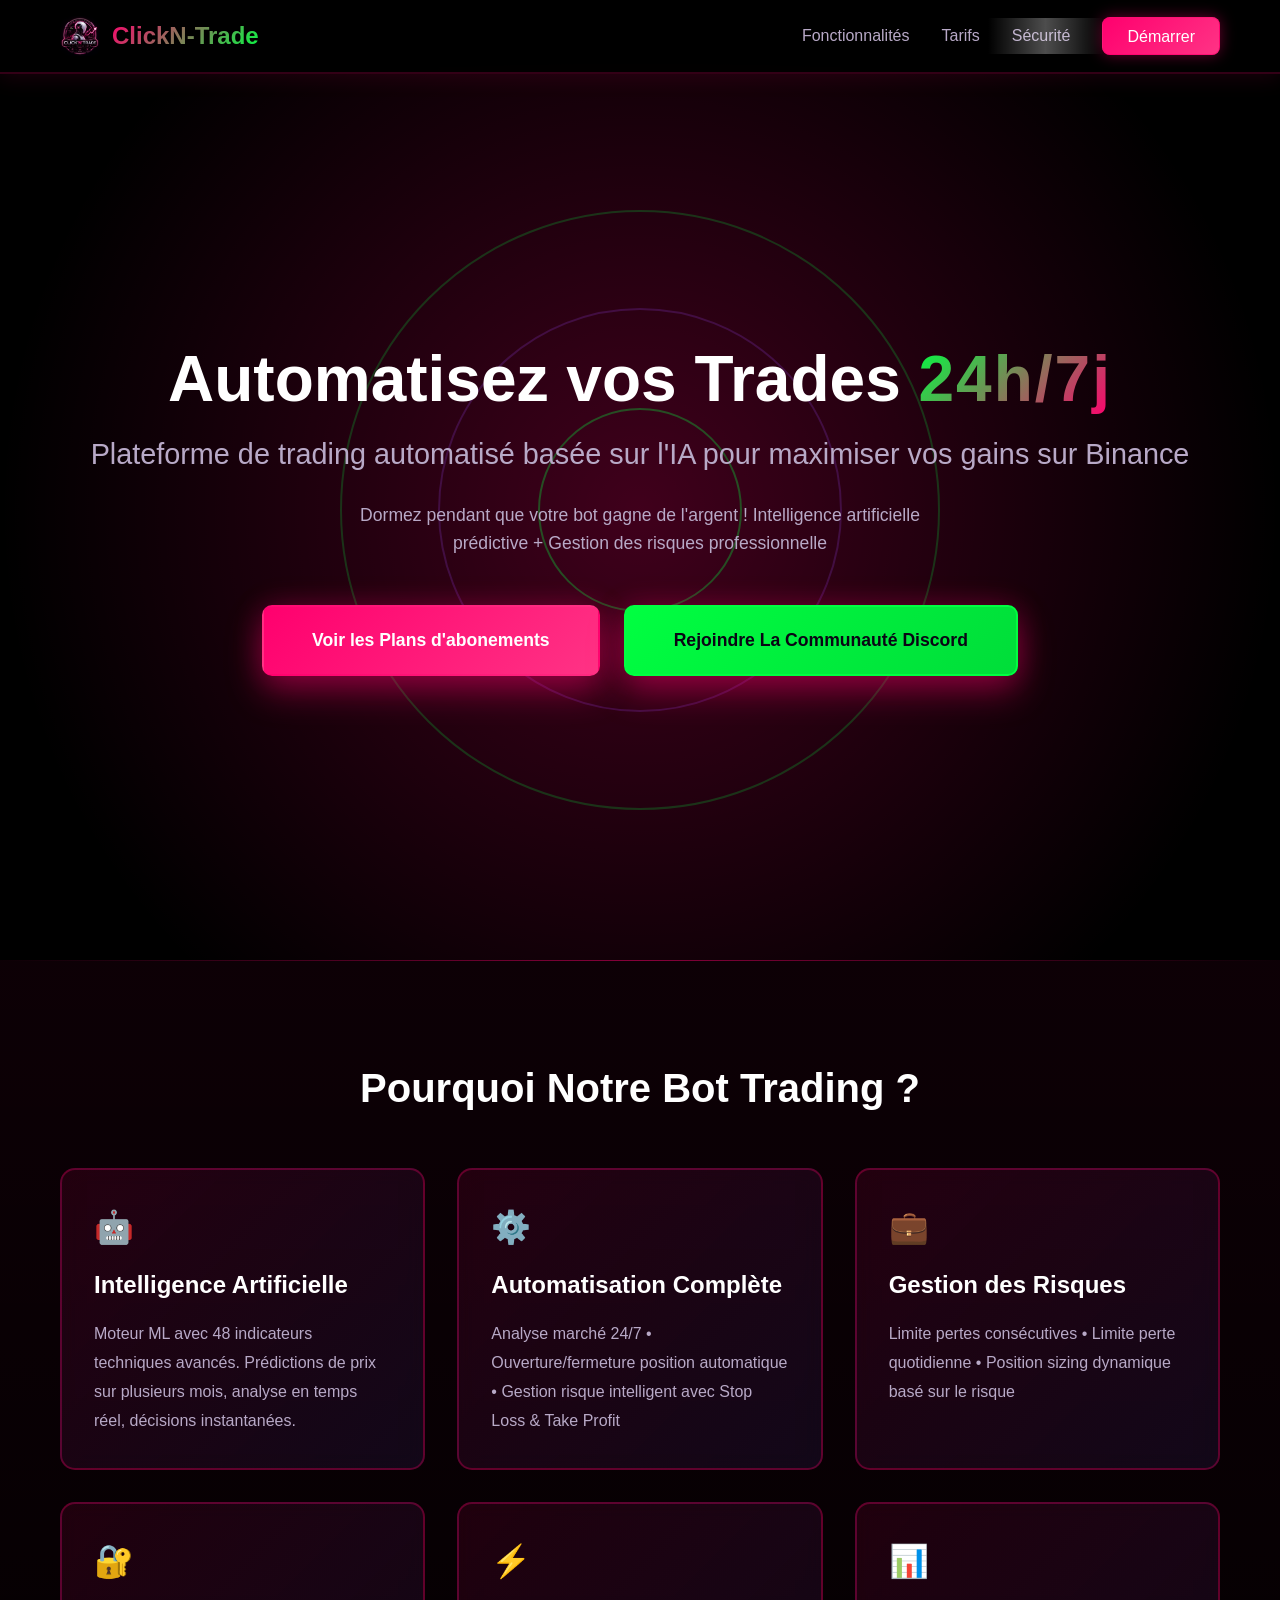
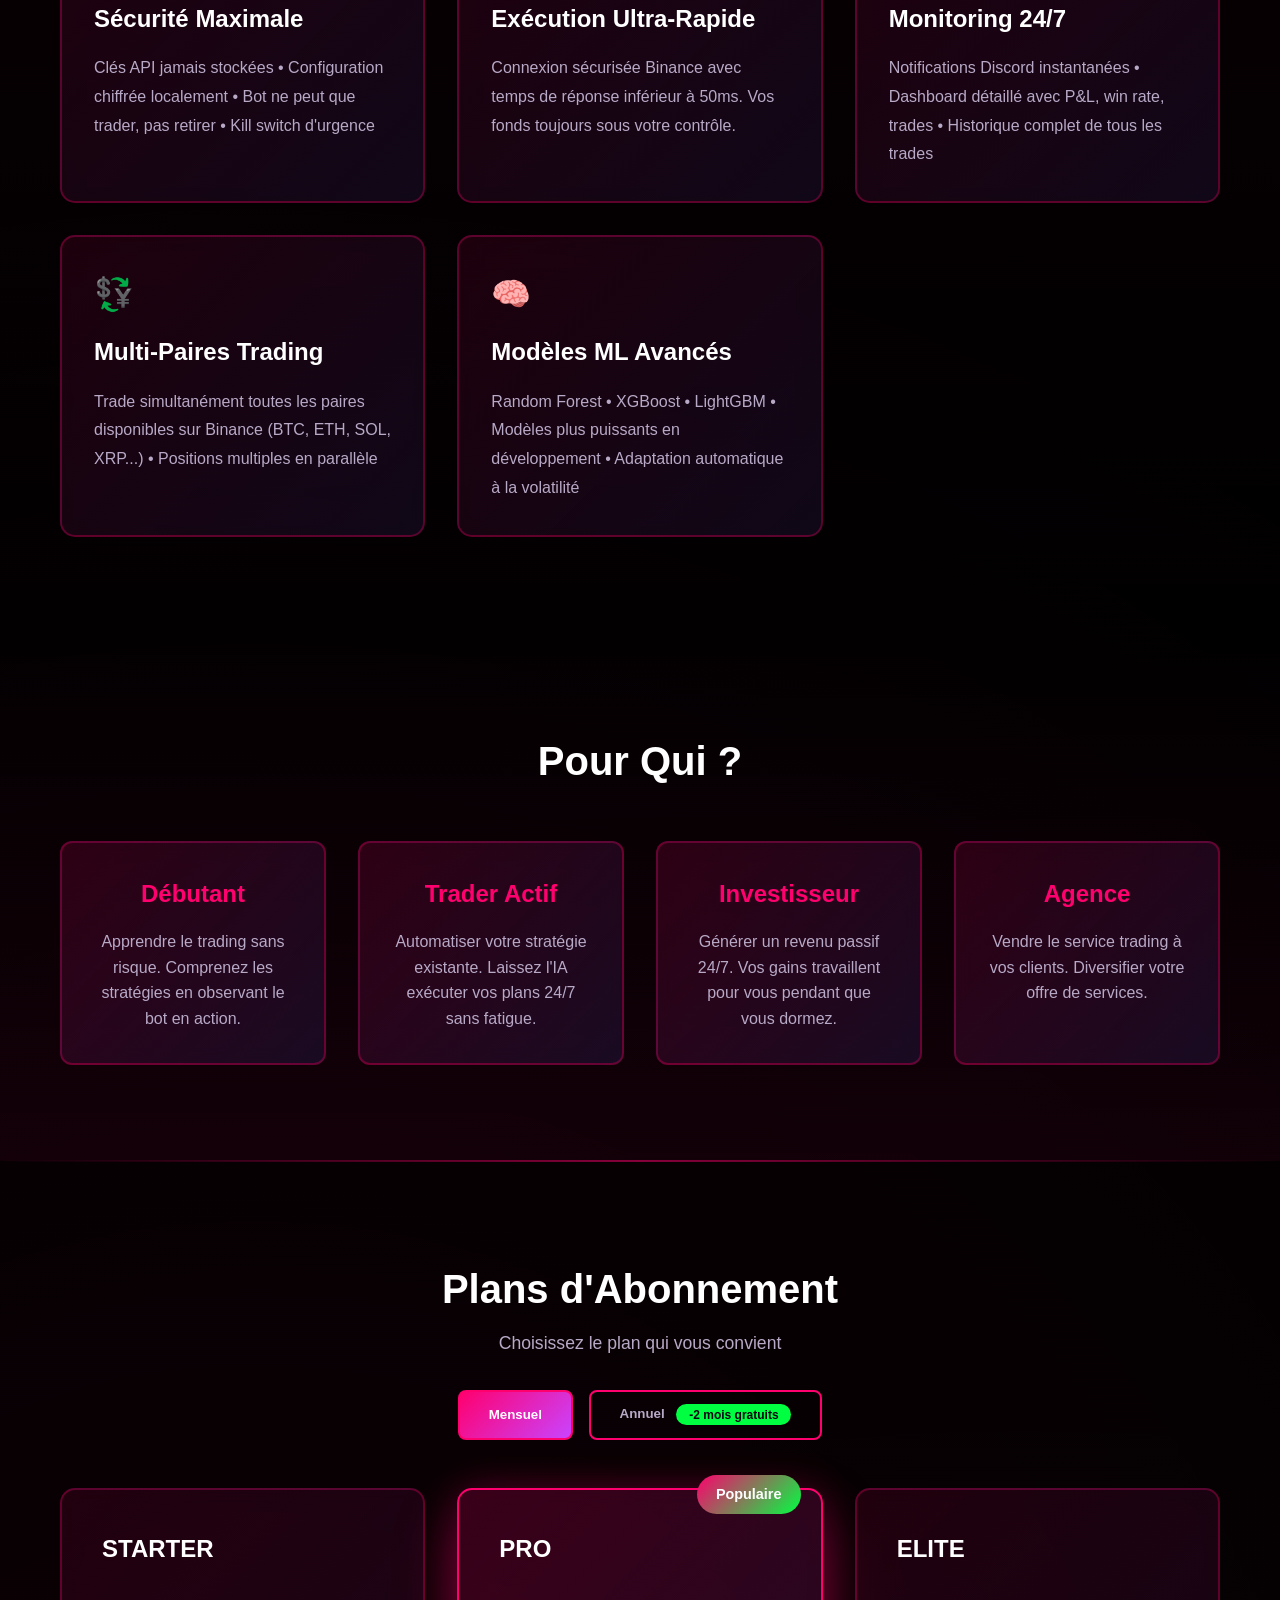
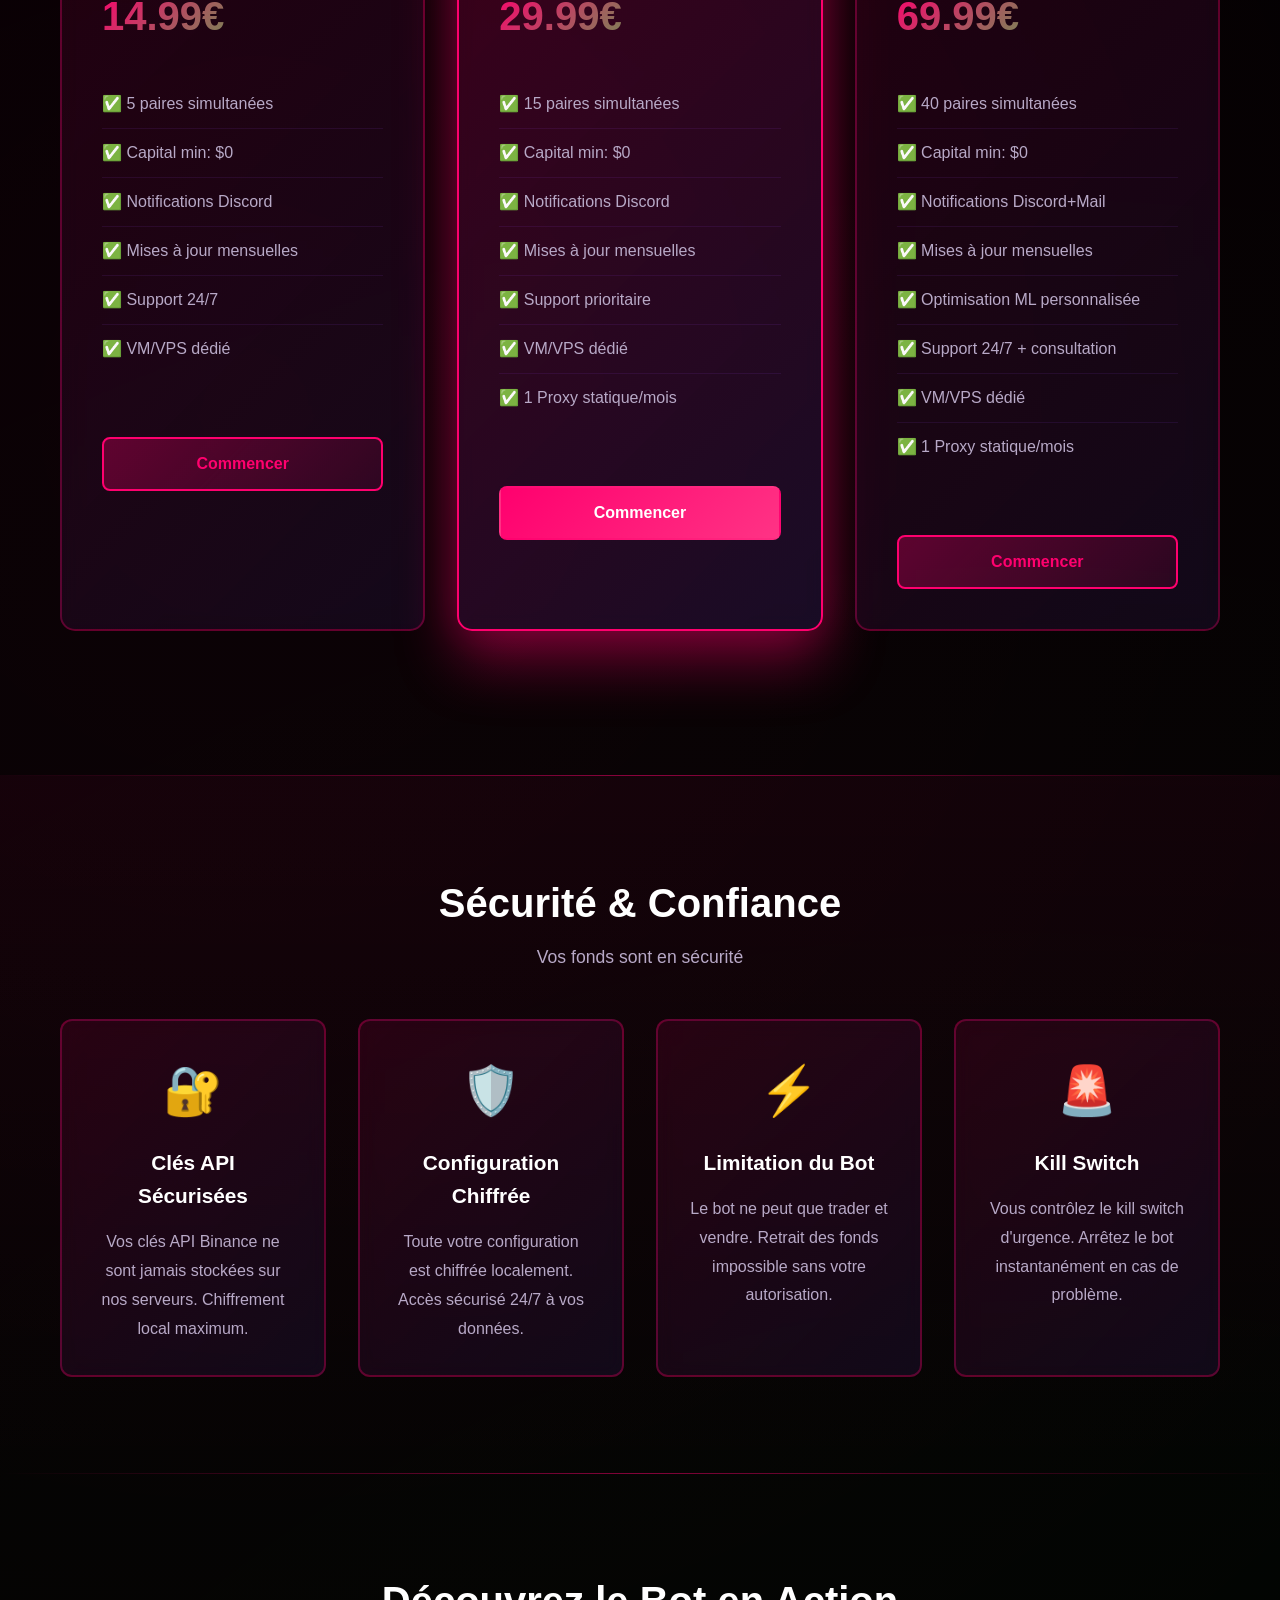
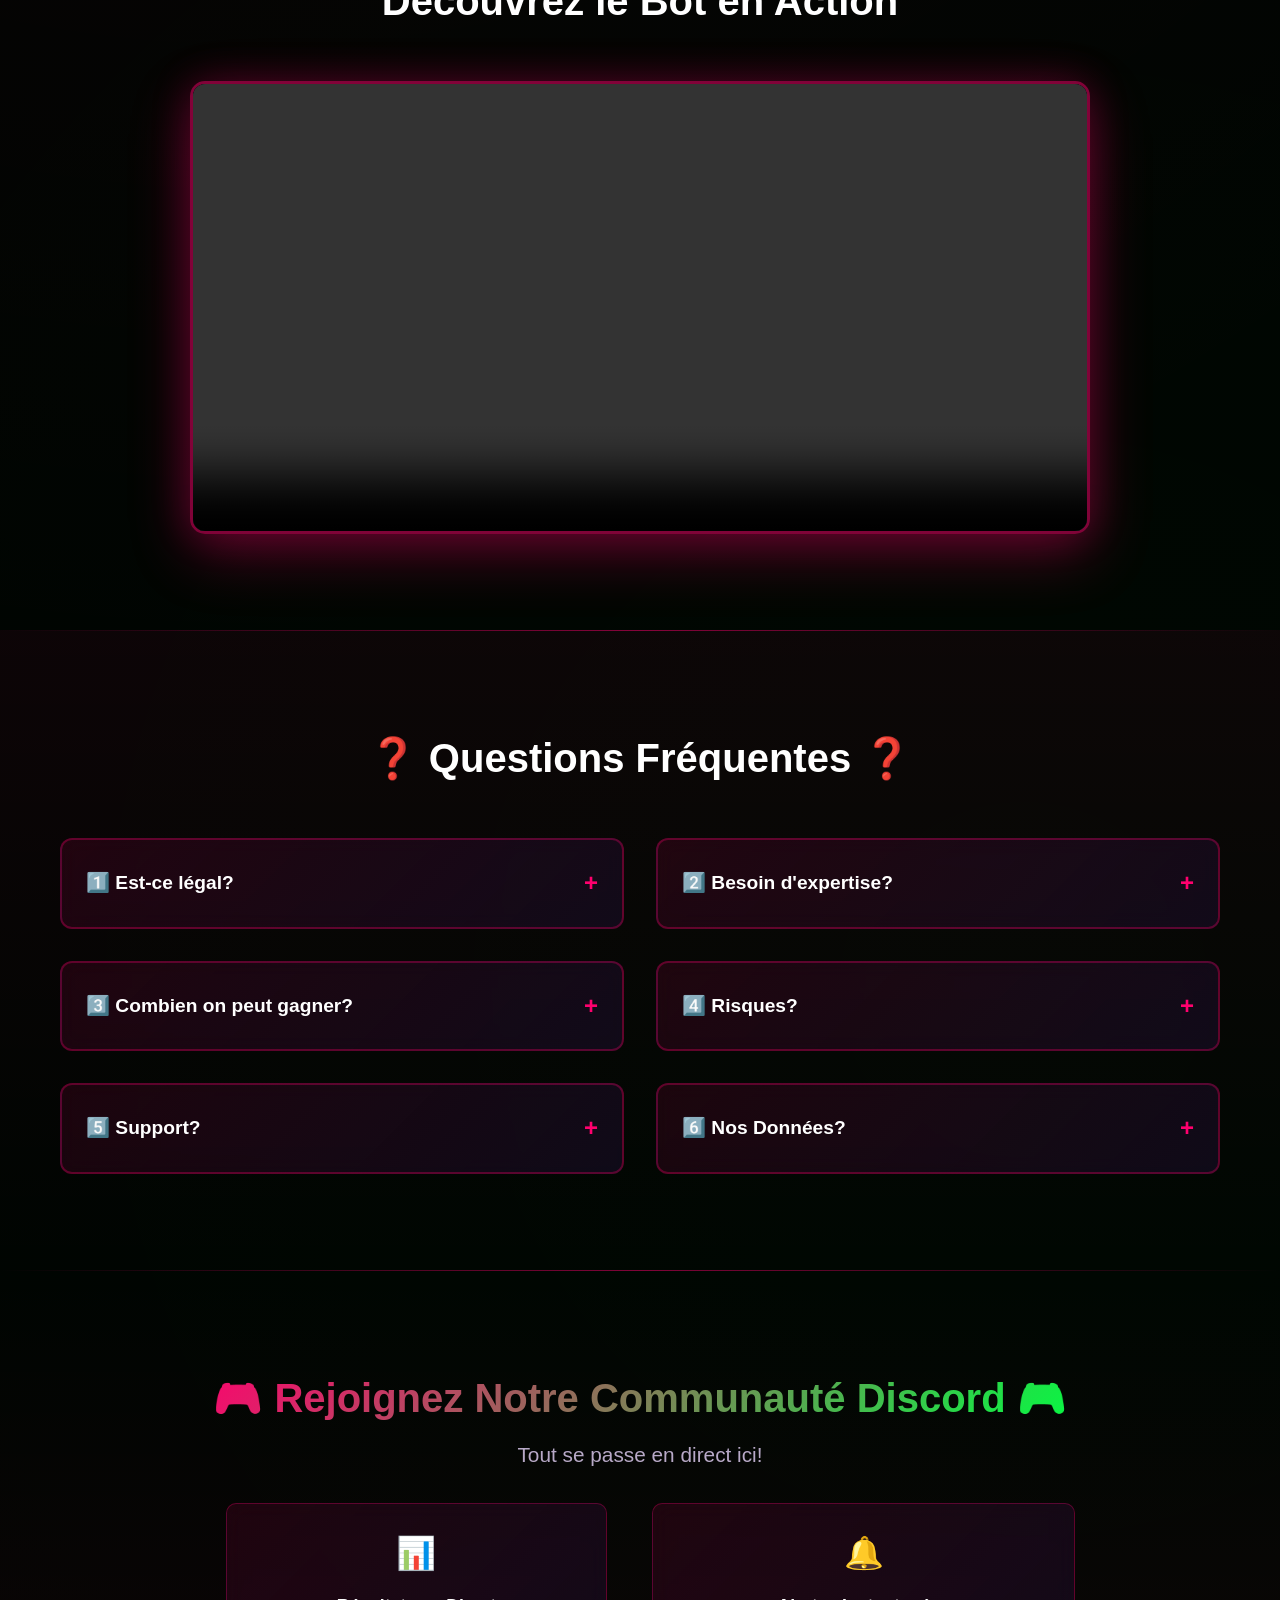
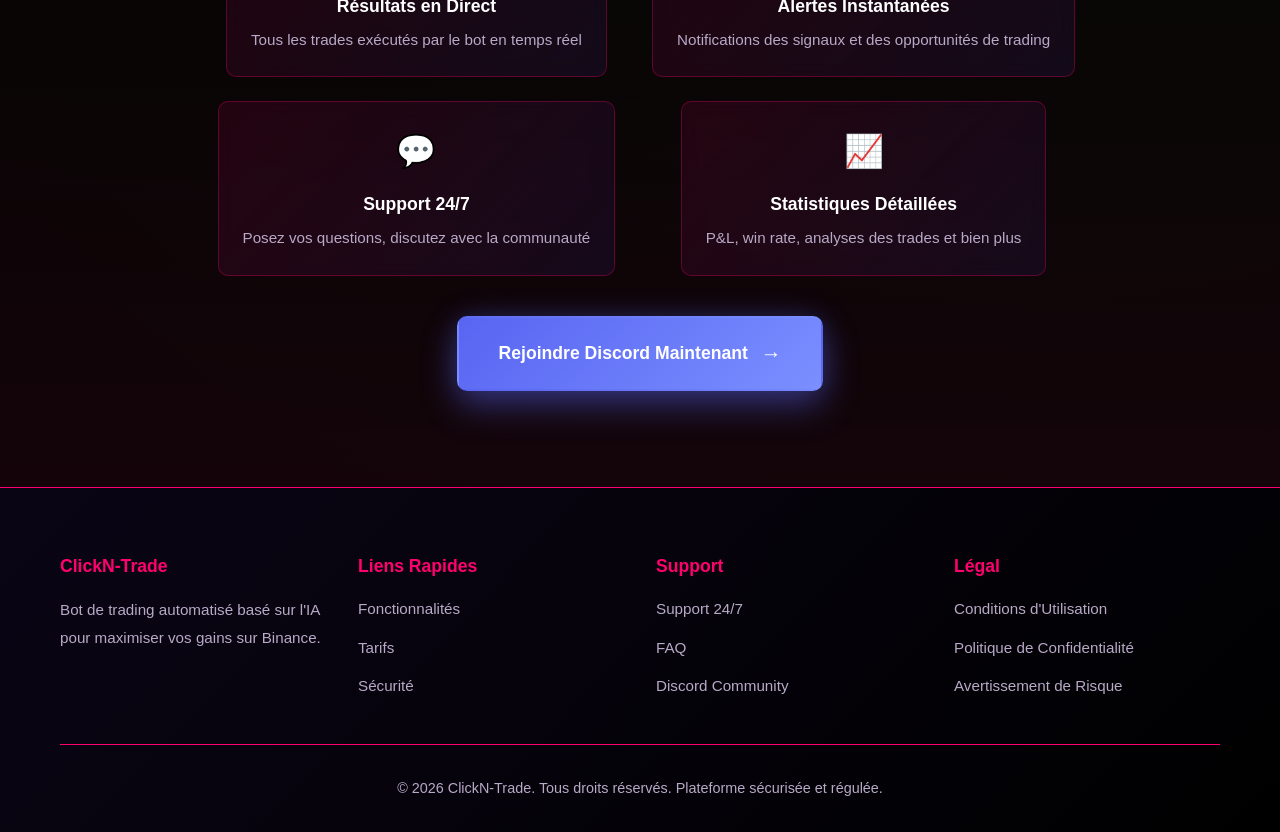
<file: index.html>
<!DOCTYPE html>
<html lang="fr">
<head>
    <meta charset="UTF-8">
    <meta name="viewport" content="width=device-width, initial-scale=1.0">
    <title>ClickN-Trade - Bot Trading IA | Automatisez vos trades 24/7</title>
    <meta name="description" content="Bot de trading automatisé basé sur l'IA pour maximiser vos gains sur Binance. Stratégies intelligentes 24/7 sans interruption.">
    <link rel="stylesheet" href="style.css">
</head>
<body>
    <!-- Navigation -->
    <nav class="navbar">
        <div class="container">
            <div class="nav-brand">
                <img src="logo.png" alt="ClickN-Trade Logo" class="logo">
                <span class="brand-text">ClickN-Trade</span>
            </div>
            <ul class="nav-menu">
                <li><a href="#features">Fonctionnalités</a></li>
                <li><a href="#pricing">Tarifs</a></li>
                <li><a href="#security">Sécurité</a></li>
                <li><a href="#contact" class="btn-primary">Démarrer</a></li>
            </ul>
        </div>
    </nav>

    <!-- Hero Section -->
    <section class="hero">
        <div class="hero-background">
            <div class="radar-animation"></div>
        </div>
        <div class="container hero-content">
            <h1 class="hero-title">Automatisez vos Trades <span class="highlight">24h/7j</span></h1>
            <p class="hero-subtitle">Plateforme de trading automatisé basée sur l'IA pour maximiser vos gains sur Binance</p>
            <p class="hero-description">Dormez pendant que votre bot gagne de l'argent ! Intelligence artificielle prédictive + Gestion des risques professionnelle</p>
            <div class="hero-buttons">
                <a href="#pricing" class="btn-hero">Voir les Plans d'abonements</a>
                <a href="https://discord.gg/MSk3NhPuWE" class="btn-hero btn-hero-secondary">Rejoindre La Communauté Discord</a>
            </div>
        </div>
    </section>

    <!-- Features Section -->
    <section id="features" class="features">
        <div class="container">
            <h2>Pourquoi Notre Bot Trading ?</h2>
            <div class="features-grid">
                <div class="feature-card">
                    <div class="feature-icon">🤖</div>
                    <h3>Intelligence Artificielle</h3>
                    <p>Moteur ML avec 48 indicateurs techniques avancés. Prédictions de prix sur plusieurs mois, analyse en temps réel, décisions instantanées.</p>
                </div>
                <div class="feature-card">
                    <div class="feature-icon">⚙️</div>
                    <h3>Automatisation Complète</h3>
                    <p>Analyse marché 24/7 • Ouverture/fermeture position automatique • Gestion risque intelligent avec Stop Loss & Take Profit</p>
                </div>
                <div class="feature-card">
                    <div class="feature-icon">💼</div>
                    <h3>Gestion des Risques</h3>
                    <p>Limite pertes consécutives • Limite perte quotidienne • Position sizing dynamique basé sur le risque</p>
                </div>
                <div class="feature-card">
                    <div class="feature-icon">🔐</div>
                    <h3>Sécurité Maximale</h3>
                    <p>Clés API jamais stockées • Configuration chiffrée localement • Bot ne peut que trader, pas retirer • Kill switch d'urgence</p>
                </div>
                <div class="feature-card">
                    <div class="feature-icon">⚡</div>
                    <h3>Exécution Ultra-Rapide</h3>
                    <p>Connexion sécurisée Binance avec temps de réponse inférieur à 50ms. Vos fonds toujours sous votre contrôle.</p>
                </div>
                <div class="feature-card">
                    <div class="feature-icon">📊</div>
                    <h3>Monitoring 24/7</h3>
                    <p>Notifications Discord instantanées • Dashboard détaillé avec P&L, win rate, trades • Historique complet de tous les trades</p>
                </div>
                <div class="feature-card">
                    <div class="feature-icon">💱</div>
                    <h3>Multi-Paires Trading</h3>
                    <p>Trade simultanément toutes les paires disponibles sur Binance (BTC, ETH, SOL, XRP...) • Positions multiples en parallèle</p>
                </div>
                <div class="feature-card">
                    <div class="feature-icon">🧠</div>
                    <h3>Modèles ML Avancés</h3>
                    <p>Random Forest • XGBoost • LightGBM • Modèles plus puissants en développement • Adaptation automatique à la volatilité</p>
                </div>
            </div>
        </div>
    </section>

    <!-- Cas d'Usage Section -->
    <section class="use-cases">
        <div class="container">
            <h2>Pour Qui ?</h2>
            <div class="cases-grid">
                <div class="case-card">
                    <h3>Débutant</h3>
                    <p>Apprendre le trading sans risque. Comprenez les stratégies en observant le bot en action.</p>
                </div>
                <div class="case-card">
                    <h3>Trader Actif</h3>
                    <p>Automatiser votre stratégie existante. Laissez l'IA exécuter vos plans 24/7 sans fatigue.</p>
                </div>
                <div class="case-card">
                    <h3>Investisseur</h3>
                    <p>Générer un revenu passif 24/7. Vos gains travaillent pour vous pendant que vous dormez.</p>
                </div>
                <div class="case-card">
                    <h3>Agence</h3>
                    <p>Vendre le service trading à vos clients. Diversifier votre offre de services.</p>
                </div>
            </div>
        </div>
    </section>

    <!-- Pricing Section -->
    <section id="pricing" class="pricing">
        <div class="container">
            <h2>Plans d'Abonnement</h2>
            <p class="pricing-subtitle">Choisissez le plan qui vous convient</p>
            
            <div class="pricing-tabs">
                <button class="tab-btn active" onclick="showPricing('monthly')">Mensuel</button>
                <button class="tab-btn" onclick="showPricing('annual')">Annuel <span class="badge">-2 mois gratuits</span></button>
            </div>

            <div id="monthly" class="pricing-grid active">
                <div class="price-card">
                    <h3>STARTER</h3>
                    <div class="price">14.99€<span>/mois</span></div>
                    <ul class="features-list">
                        <li>✅ 5 paires simultanées</li>
                        <li>✅ Capital min: $0</li>
                        <li>✅ Notifications Discord</li>
                        <li>✅ Mises à jour mensuelles</li>
                        <li>✅ Support 24/7</li>
                        <li>✅ VM/VPS dédié</li>
                    </ul>
                    <button class="btn-subscribe" onclick="goToPayment('starter', 'monthly')">Commencer</button>
                </div>

                <div class="price-card featured">
                    <div class="badge-featured">Populaire</div>
                    <h3>PRO</h3>
                    <div class="price">29.99€<span>/mois</span></div>
                    <ul class="features-list">
                        <li>✅ 15 paires simultanées</li>
                        <li>✅ Capital min: $0</li>
                        <li>✅ Notifications Discord</li>
                        <li>✅ Mises à jour mensuelles</li>
                        <li>✅ Support prioritaire</li>
                        <li>✅ VM/VPS dédié</li>
                        <li>✅ 1 Proxy statique/mois</li>
                    </ul>
                    <button class="btn-subscribe featured" onclick="goToPayment('pro', 'monthly')">Commencer</button>
                </div>

                <div class="price-card">
                    <h3>ELITE</h3>
                    <div class="price">69.99€<span>/mois</span></div>
                    <ul class="features-list">
                        <li>✅ 40 paires simultanées</li>
                        <li>✅ Capital min: $0</li>
                        <li>✅ Notifications Discord+Mail</li>
                        <li>✅ Mises à jour mensuelles</li>
                        <li>✅ Optimisation ML personnalisée</li>
                        <li>✅ Support 24/7 + consultation</li>
                        <li>✅ VM/VPS dédié</li>
                        <li>✅ 1 Proxy statique/mois</li>
                    </ul>
                    <button class="btn-subscribe" onclick="goToPayment('elite', 'monthly')">Commencer</button>
                </div>
            </div>

            <div id="annual" class="pricing-grid">
                <div class="price-card">
                    <h3>STARTER</h3>
                    <div class="price">149€<span>/an</span></div>
                    <p class="savings">Économisez 31€</p>
                    <ul class="features-list">
                        <li>✅ 5 paires simultanées</li>
                        <li>✅ Capital min: $0</li>
                        <li>✅ Notifications Discord</li>
                        <li>✅ Mises à jour mensuelles</li>
                        <li>✅ Support 24/7</li>
                        <li>✅ VM/VPS dédié</li>
                    </ul>
                    <button class="btn-subscribe" onclick="goToPayment('starter', 'annual')">Commencer</button>
                </div>

                <div class="price-card featured">
                    <div class="badge-featured">Populaire</div>
                    <h3>PRO</h3>
                    <div class="price">299€<span>/an</span></div>
                    <p class="savings">Économisez 61€</p>
                    <ul class="features-list">
                        <li>✅ 15 paires simultanées</li>
                        <li>✅ Capital min: $0</li>
                        <li>✅ Notifications Discord</li>
                        <li>✅ Mises à jour mensuelles</li>
                        <li>✅ Support prioritaire</li>
                        <li>✅ VM/VPS dédié</li>
                        <li>✅ 1 Proxy statique/mois</li>
                    </ul>
                    <button class="btn-subscribe featured" onclick="goToPayment('pro', 'annual')">Commencer</button>
                </div>

                <div class="price-card">
                    <h3>ELITE</h3>
                    <div class="price">649€<span>/an</span></div>
                    <p class="savings">Économisez 191€</p>
                    <ul class="features-list">
                        <li>✅ 40 paires simultanées</li>
                        <li>✅ Capital min: $0</li>
                        <li>✅ Notifications Discord+Mail</li>
                        <li>✅ Mises à jour mensuelles</li>
                        <li>✅ Optimisation ML personnalisée</li>
                        <li>✅ Support 24/7 + consultation</li>
                        <li>✅ VM/VPS dédié</li>
                        <li>✅ 1 Proxy statique/mois</li>
                    </ul>
                    <button class="btn-subscribe" onclick="goToPayment('elite', 'annual')">Commencer</button>
                </div>
            </div>
        </div>
    </section>

    <!-- Security Section -->
    <section id="security" class="security">
        <div class="container">
            <h2>Sécurité & Confiance</h2>
            <p class="security-subtitle">Vos fonds sont en sécurité</p>
            <div class="security-grid">
                <div class="security-item">
                    <div class="security-icon">🔐</div>
                    <h3>Clés API Sécurisées</h3>
                    <p>Vos clés API Binance ne sont jamais stockées sur nos serveurs. Chiffrement local maximum.</p>
                </div>
                <div class="security-item">
                    <div class="security-icon">🛡️</div>
                    <h3>Configuration Chiffrée</h3>
                    <p>Toute votre configuration est chiffrée localement. Accès sécurisé 24/7 à vos données.</p>
                </div>
                <div class="security-item">
                    <div class="security-icon">⚡</div>
                    <h3>Limitation du Bot</h3>
                    <p>Le bot ne peut que trader et vendre. Retrait des fonds impossible sans votre autorisation.</p>
                </div>
                <div class="security-item">
                    <div class="security-icon">🚨</div>
                    <h3>Kill Switch</h3>
                    <p>Vous contrôlez le kill switch d'urgence. Arrêtez le bot instantanément en cas de problème.</p>
                </div>
            </div>
        </div>
    </section>

    <!-- Video Section -->
    <section class="video-section">
        <div class="container">
            <h2>Découvrez le Bot en Action</h2>
            <div class="video-container">
                <video controls poster="">
                    <source src="clickn-radar-1.mp4" type="video/mp4">
                    Votre navigateur ne supporte pas la lecture vidéo.
                </video>
            </div>
        </div>
    </section>

    <!-- FAQ Section -->
    <section class="faq-section">
        <div class="container">
            <h2>❓ Questions Fréquentes ❓</h2>
            <div class="faq-grid">
                <!-- FAQ Item 1 -->
                <div class="faq-item">
                    <div class="faq-question" onclick="toggleFAQ(this)">
                        <h3>1️⃣ Est-ce légal?</h3>
                        <span class="faq-toggle">+</span>
                    </div>
                    <div class="faq-answer">
                        <p><strong>100% légal. ✅</strong></p>
                        <p>Le bot utilise les API officielles de Binance.</p>
                    </div>
                </div>

                <!-- FAQ Item 2 -->
                <div class="faq-item">
                    <div class="faq-question" onclick="toggleFAQ(this)">
                        <h3>2️⃣ Besoin d'expertise?</h3>
                        <span class="faq-toggle">+</span>
                    </div>
                    <div class="faq-answer">
                        <p>Le bot se gère tout seul.</p>
                        <p>Configuration en <strong>5 minutes</strong> (un membre de notre équipe peut vous aider à l'installation).</p>
                        <p>Simple via l'interface, laissez tourner autant que vous voulez <strong>24h/24 7j/7</strong>.</p>
                    </div>
                </div>

                <!-- FAQ Item 3 -->
                <div class="faq-item">
                    <div class="faq-question" onclick="toggleFAQ(this)">
                        <h3>3️⃣ Combien on peut gagner?</h3>
                        <span class="faq-toggle">+</span>
                    </div>
                    <div class="faq-answer">
                        <p>Dépend du <strong>capital & volatilité</strong>. 📊</p>
                        <p>Mais le bot est conçu pour <strong>minimiser les pertes</strong> et <strong>maximiser les gains</strong> grâce à un système intelligent de <strong>stop loss / take profit</strong>.</p>
                    </div>
                </div>

                <!-- FAQ Item 4 -->
                <div class="faq-item">
                    <div class="faq-question" onclick="toggleFAQ(this)">
                        <h3>4️⃣ Risques?</h3>
                        <span class="faq-toggle">+</span>
                    </div>
                    <div class="faq-answer">
                        <p><strong>Trading = risque.</strong> ⚠️</p>
                    </div>
                </div>

                <!-- FAQ Item 5 -->
                <div class="faq-item">
                    <div class="faq-question" onclick="toggleFAQ(this)">
                        <h3>5️⃣ Support?</h3>
                        <span class="faq-toggle">+</span>
                    </div>
                    <div class="faq-answer">
                        <p><strong>Discord, email, consultation live.</strong> 💬</p>
                        <p><strong>Réponses &lt;24h.</strong></p>
                        <p><strong>Aide à l'installation offerte</strong> dès l'achat de tout type d'abonnement</p>
                    </div>
                </div>

                <!-- FAQ Item 6 -->
                <div class="faq-item">
                    <div class="faq-question" onclick="toggleFAQ(this)">
                        <h3>6️⃣ Nos Données?</h3>
                        <span class="faq-toggle">+</span>
                    </div>
                    <div class="faq-answer">
                        <p><strong>Zéro tracking.</strong> 🔐</p>
                        <p>Le bot tourne en local dans notre infrastructure, un accès vous est fourni dès l'achat de tout type d'abonnement.</p>
                        <p><strong>Vos fonds restent sur votre compte Binance</strong> — le bot a juste besoin de l'API pour fonctionner et exécuter les trades.</p>
                        <p><strong>Aucun retrait n'est autorisé</strong> via ces clés, ce qui signifie qu'aucun transfert de fonds vers un autre compte ne peut être effectué — <strong>vos actifs restent sous votre contrôle.</strong></p>
                    </div>
                </div>
            </div>
        </div>
    </section>

    <!-- Discord Section -->
    <section class="discord-section">
        <div class="container">
            <div class="discord-content">
                <div class="discord-left">
                    <h2>🎮 Rejoignez Notre Communauté Discord 🎮</h2>
                    <p class="discord-subtitle">Tout se passe en direct ici!</p>
                    <div class="discord-features">
                        <div class="discord-feature">
                            <span class="feature-icon">📊</span>
                            <h4>Résultats en Direct</h4>
                            <p>Tous les trades exécutés par le bot en temps réel</p>
                        </div>
                        <div class="discord-feature">
                            <span class="feature-icon">🔔</span>
                            <h4>Alertes Instantanées</h4>
                            <p>Notifications des signaux et des opportunités de trading</p>
                        </div>
                        <div class="discord-feature">
                            <span class="feature-icon">💬</span>
                            <h4>Support 24/7</h4>
                            <p>Posez vos questions, discutez avec la communauté</p>
                        </div>
                        <div class="discord-feature">
                            <span class="feature-icon">📈</span>
                            <h4>Statistiques Détaillées</h4>
                            <p>P&L, win rate, analyses des trades et bien plus</p>
                        </div>
                    </div>
                    <a href="https://discord.gg/MSk3NhPuWE" class="btn-discord">
                        <span>Rejoindre Discord Maintenant</span>
                        <span class="discord-icon">→</span>
                    </a>
                </div>
            </div>
        </div>
    </section>

    <!-- Footer -->
    <footer class="footer">
        <div class="container">
            <div class="footer-content">
                <div class="footer-section">
                    <h4>ClickN-Trade</h4>
                    <p>Bot de trading automatisé basé sur l'IA pour maximiser vos gains sur Binance.</p>
                </div>
                <div class="footer-section">
                    <h4>Liens Rapides</h4>
                    <ul>
                        <li><a href="#features">Fonctionnalités</a></li>
                        <li><a href="#pricing">Tarifs</a></li>
                        <li><a href="#security">Sécurité</a></li>
                    </ul>
                </div>
                <div class="footer-section">
                    <h4>Support</h4>
                    <ul>
                        <li><a href="#">Support 24/7</a></li>
                        <li><a href="#">FAQ</a></li>
                        <li><a href="#">Discord Community</a></li>
                    </ul>
                </div>
                <div class="footer-section">
                    <h4>Légal</h4>
                    <ul>
                        <li><a href="#">Conditions d'Utilisation</a></li>
                        <li><a href="#">Politique de Confidentialité</a></li>
                        <li><a href="#">Avertissement de Risque</a></li>
                    </ul>
                </div>
            </div>
            <div class="footer-bottom">
                <p>&copy; 2026 ClickN-Trade. Tous droits réservés. Plateforme sécurisée et régulée.</p>
            </div>
        </div>
    </footer>

    <script src="script.js"></script>
</body>
</html>
</file>
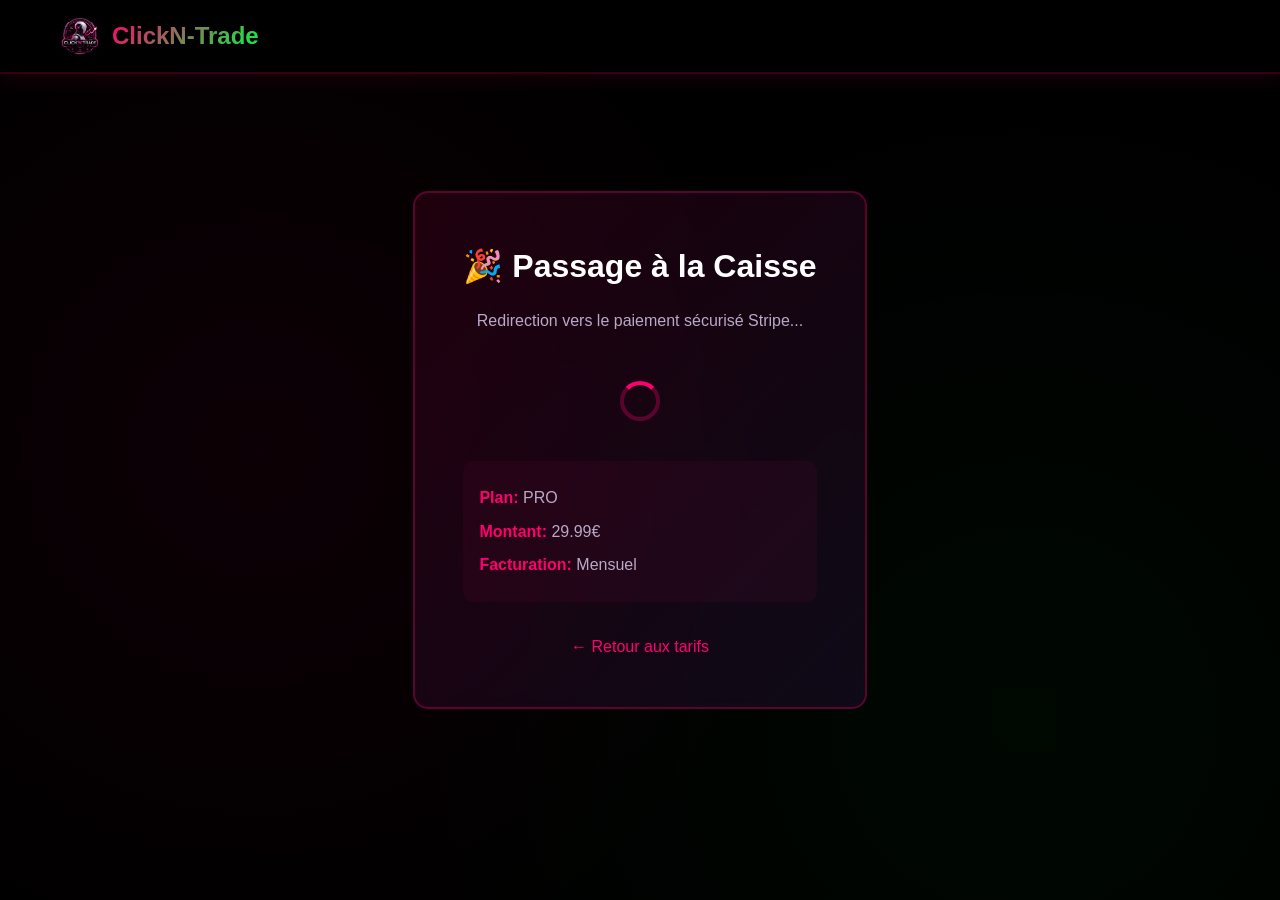
<file: payment-simple.html>
<!DOCTYPE html>
<html lang="fr">
<head>
    <meta charset="UTF-8">
    <meta name="viewport" content="width=device-width, initial-scale=1.0">
    <title>Redirection Paiement - ClickN-Trade</title>
    <link rel="stylesheet" href="style.css">
    <style>
        .redirect-container {
            display: flex;
            align-items: center;
            justify-content: center;
            min-height: 100vh;
            flex-direction: column;
        }

        .redirect-box {
            text-align: center;
            background: linear-gradient(135deg, rgba(255, 0, 110, 0.1), rgba(29, 15, 46, 0.5));
            border: 2px solid rgba(255, 0, 110, 0.3);
            border-radius: 15px;
            padding: 3rem;
            backdrop-filter: blur(10px);
            animation: scaleIn 0.6s ease-out;
            max-width: 500px;
        }

        .redirect-box h1 {
            animation: textGlow 2s ease-in-out infinite;
            margin-bottom: 1rem;
        }

        .redirect-box p {
            color: var(--text-secondary);
            margin-bottom: 2rem;
        }

        .spinner {
            display: inline-block;
            width: 40px;
            height: 40px;
            border: 4px solid rgba(255, 0, 110, 0.3);
            border-top-color: var(--primary-color);
            border-radius: 50%;
            animation: rotate360 1s linear infinite;
            margin: 1rem 0;
        }

        .plan-info {
            background: rgba(255, 0, 110, 0.05);
            padding: 1rem;
            border-radius: 10px;
            margin: 1rem 0;
            text-align: left;
        }

        .plan-info strong {
            color: var(--primary-color);
        }

        .plan-info p {
            margin: 0.5rem 0;
        }

        .error-box {
            background: rgba(255, 68, 68, 0.1);
            border: 1px solid #ff4444;
            color: #ff4444;
            padding: 1rem;
            border-radius: 8px;
            margin-top: 1rem;
            display: none;
        }

        .back-link {
            margin-top: 2rem;
        }

        .back-link a {
            color: var(--primary-color);
            text-decoration: none;
            transition: all 0.3s ease;
        }

        .back-link a:hover {
            color: var(--accent-green);
            text-decoration: underline;
        }
    </style>
</head>
<body>
    <nav class="navbar">
        <div class="container">
            <div class="nav-brand">
                <img src="logo.png" alt="ClickN-Trade Logo" class="logo">
                <span class="brand-text">ClickN-Trade</span>
            </div>
        </div>
    </nav>

    <div class="redirect-container">
        <div class="redirect-box">
            <h1>🎉 Passage à la Caisse</h1>
            <p>Redirection vers le paiement sécurisé Stripe...</p>
            
            <div class="spinner"></div>

            <div class="plan-info">
                <p><strong>Plan:</strong> <span id="plan-name">PRO</span></p>
                <p><strong>Montant:</strong> <span id="plan-price">29.99€</span></p>
                <p><strong>Facturation:</strong> <span id="plan-billing">Mensuel</span></p>
            </div>

            <div class="error-box" id="error-box">
                ⚠️ Les liens de paiement n'ont pas été configurés.<br>
                Veuillez suivre le guide PAYMENT_SIMPLE.md pour configurer Stripe.
            </div>

            <div class="back-link">
                <a href="index.html#pricing">← Retour aux tarifs</a>
            </div>
        </div>
    </div>

    <script>
        // 🔑 CONFIGUREZ VOS LIENS STRIPE PAYMENT LINKS ICI
        // Allez sur: https://dashboard.stripe.com/payment-links
        // Créez 6 liens de paiement (un par plan/période)
        // Remplacez les URLs ci-dessous par vos liens Stripe

        const paymentLinks = {
            starter_monthly: 'https://buy.stripe.com/dRm4gy8fz1c5ft26Y0eIw01',
            starter_annual: 'https://buy.stripe.com/5kQ5kCanHdYR6WwaaceIw04',
            pro_monthly: 'https://buy.stripe.com/bJeaEW67rg6Z4Oo0zCeIw02',
            pro_annual: 'https://buy.stripe.com/28E6oGfI1g6Zft2eqseIw05',
            elite_monthly: 'https://buy.stripe.com/7sYfZg67r6wpa8IcikeIw03',
            elite_annual: 'https://buy.stripe.com/00w8wO53nf2V6Ww5TWeIw06'
        };

        // Informations des plans (pour l'affichage)
        const plans = {
            starter: { name: 'STARTER', monthly: '14.99€', annual: '149€' },
            pro: { name: 'PRO', monthly: '29.99€', annual: '299€' },
            elite: { name: 'ELITE', monthly: '69.99€', annual: '649€' }
        };

        // Récupérer les paramètres
        const urlParams = new URLSearchParams(window.location.search);
        const plan = urlParams.get('plan') || 'pro';
        const billing = urlParams.get('billing') || 'monthly';

        // Afficher les informations du plan
        const planInfo = plans[plan] || plans.pro;
        document.getElementById('plan-name').textContent = planInfo.name;
        document.getElementById('plan-price').textContent = billing === 'annual' ? planInfo.annual : planInfo.monthly;
        document.getElementById('plan-billing').textContent = billing === 'annual' ? 'Annuel' : 'Mensuel';

        // Construire la clé et récupérer le lien
        const key = `${plan}_${billing}`;
        const stripeLink = paymentLinks[key];

        // Vérifier si le lien est configuré
        if (stripeLink && !stripeLink.includes('REMPLACER_PAR_VOTRE_LIEN')) {
            // Rediriger après 2 secondes
            setTimeout(() => {
                window.location.href = stripeLink;
            }, 2000);
        } else {
            // Afficher une erreur
            document.querySelector('.spinner').style.display = 'none';
            document.getElementById('error-box').style.display = 'block';
            console.error('❌ Lien Stripe non configuré pour:', key);
        }

        console.log('🔄 Redirection vers:', key);
        console.log('💳 Stripe Link:', stripeLink);
    </script>
</body>
</html>
</file>
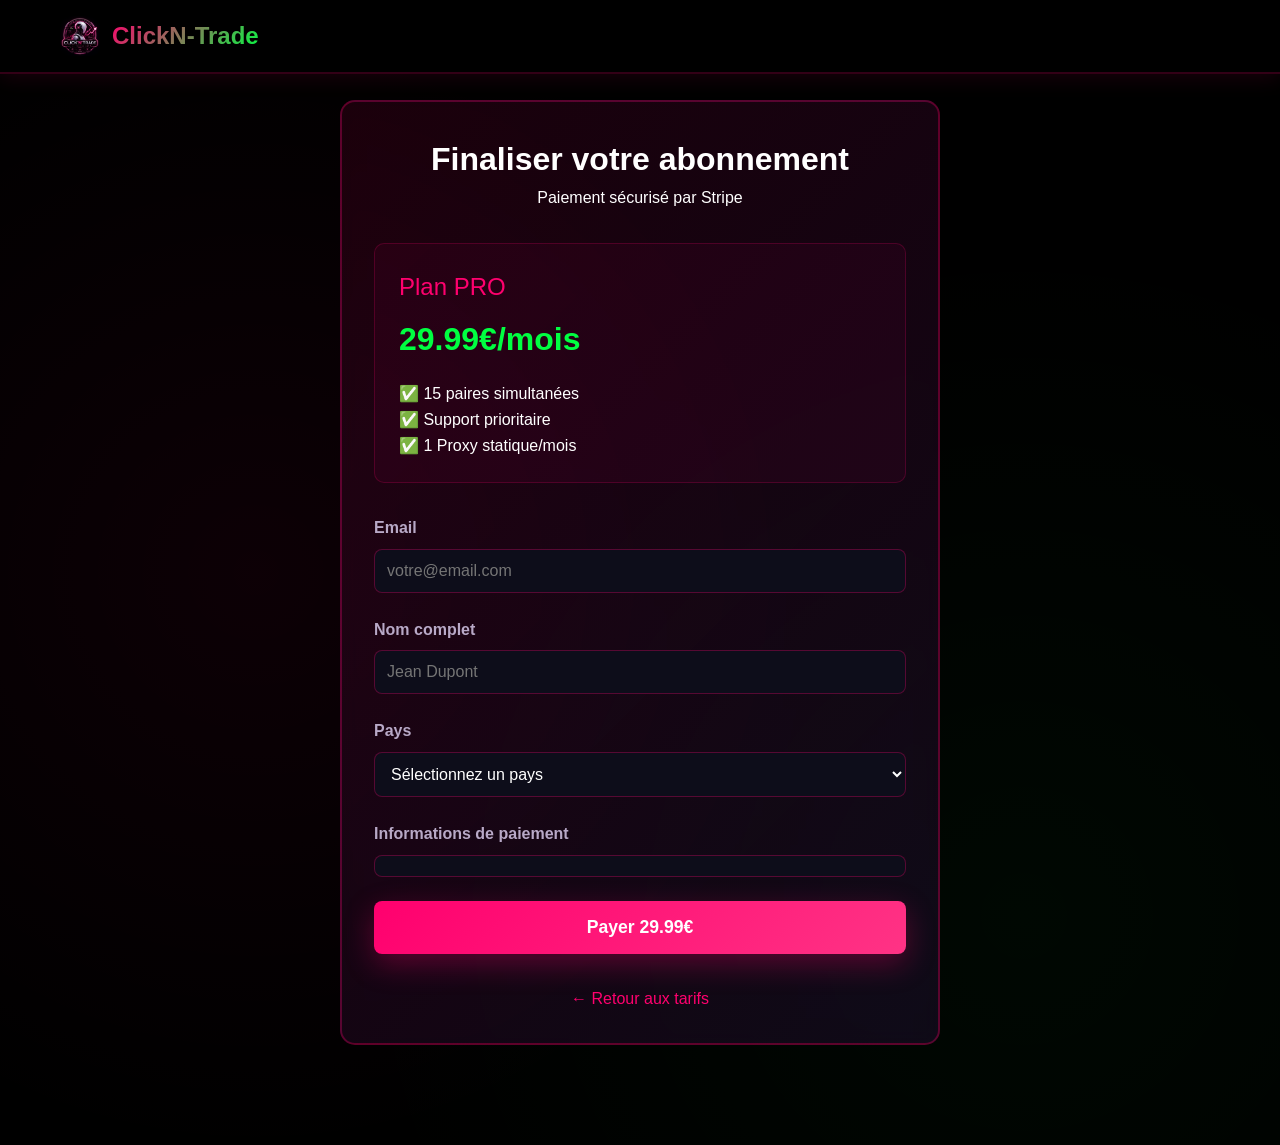
<file: payment.html>
<!DOCTYPE html>
<html lang="fr">
<head>
    <meta charset="UTF-8">
    <meta name="viewport" content="width=device-width, initial-scale=1.0">
    <title>Paiement ClickN-Trade</title>
    <link rel="stylesheet" href="style.css">
    <script src="https://js.stripe.com/v3/"></script>
    <style>
        .payment-container {
            max-width: 600px;
            margin: 100px auto;
            padding: 2rem;
            background: linear-gradient(135deg, rgba(255, 0, 110, 0.1), rgba(29, 15, 46, 0.5));
            border: 2px solid rgba(255, 0, 110, 0.3);
            border-radius: 15px;
            backdrop-filter: blur(10px);
        }

        .payment-header {
            text-align: center;
            margin-bottom: 2rem;
        }

        .payment-header h1 {
            animation: textGlow 2s ease-in-out infinite;
        }

        .plan-summary {
            background: rgba(255, 0, 110, 0.05);
            padding: 1.5rem;
            border-radius: 10px;
            margin-bottom: 2rem;
            border: 1px solid rgba(255, 0, 110, 0.2);
        }

        .plan-name {
            font-size: 1.5rem;
            color: var(--primary-color);
            margin-bottom: 0.5rem;
        }

        .plan-price {
            font-size: 2rem;
            color: var(--accent-green);
            font-weight: 700;
            margin-bottom: 1rem;
        }

        .form-group {
            margin-bottom: 1.5rem;
        }

        .form-group label {
            display: block;
            margin-bottom: 0.5rem;
            color: var(--text-secondary);
            font-weight: 600;
        }

        .form-group input,
        .form-group select {
            width: 100%;
            padding: 0.75rem;
            border: 1px solid rgba(255, 0, 110, 0.3);
            border-radius: 8px;
            background: var(--card-bg);
            color: var(--text-primary);
            font-size: 1rem;
        }

        .form-group input:focus,
        .form-group select:focus {
            outline: none;
            border-color: var(--primary-color);
            box-shadow: 0 0 10px rgba(255, 0, 110, 0.3);
        }

        #card-element {
            padding: 10px;
            border: 1px solid rgba(255, 0, 110, 0.3);
            border-radius: 8px;
            background: var(--card-bg);
            color: var(--text-primary);
        }

        .payment-button {
            width: 100%;
            padding: 1rem;
            background: linear-gradient(135deg, var(--primary-color), #FF3385);
            color: white;
            border: none;
            border-radius: 8px;
            font-weight: 700;
            font-size: 1.1rem;
            cursor: pointer;
            transition: all 0.4s ease;
            box-shadow: 0 10px 30px rgba(255, 0, 110, 0.3);
        }

        .payment-button:hover {
            transform: translateY(-3px);
            box-shadow: 0 15px 40px rgba(255, 0, 110, 0.5);
        }

        .payment-button:disabled {
            opacity: 0.6;
            cursor: not-allowed;
        }

        .error-message {
            color: #ff4444;
            margin-top: 1rem;
            padding: 1rem;
            background: rgba(255, 68, 68, 0.1);
            border-radius: 8px;
            display: none;
        }

        .success-message {
            color: var(--accent-green);
            margin-top: 1rem;
            padding: 1rem;
            background: rgba(0, 255, 65, 0.1);
            border-radius: 8px;
            display: none;
            text-align: center;
        }

        .loading {
            display: none;
            text-align: center;
            color: var(--accent-green);
        }

        .back-link {
            text-align: center;
            margin-top: 2rem;
        }

        .back-link a {
            color: var(--primary-color);
            text-decoration: none;
            transition: all 0.3s ease;
        }

        .back-link a:hover {
            color: var(--accent-green);
            text-decoration: underline;
        }
    </style>
</head>
<body>
    <nav class="navbar">
        <div class="container">
            <div class="nav-brand">
                <img src="logo.png" alt="ClickN-Trade Logo" class="logo">
                <span class="brand-text">ClickN-Trade</span>
            </div>
        </div>
    </nav>

    <div class="container">
        <div class="payment-container">
            <div class="payment-header">
                <h1>Finaliser votre abonnement</h1>
                <p>Paiement sécurisé par Stripe</p>
            </div>

            <div class="plan-summary">
                <div class="plan-name" id="plan-name">Plan PRO</div>
                <div class="plan-price" id="plan-price">29.99€/mois</div>
                <div id="plan-features">
                    <p>✅ 15 paires simultanées</p>
                    <p>✅ Support prioritaire</p>
                    <p>✅ 1 Proxy statique/mois</p>
                </div>
            </div>

            <form id="payment-form">
                <div class="form-group">
                    <label for="email">Email</label>
                    <input type="email" id="email" name="email" required placeholder="votre@email.com">
                </div>

                <div class="form-group">
                    <label for="name">Nom complet</label>
                    <input type="text" id="name" name="name" required placeholder="Jean Dupont">
                </div>

                <div class="form-group">
                    <label for="country">Pays</label>
                    <select id="country" name="country" required>
                        <option value="">Sélectionnez un pays</option>
                        <option value="FR">France</option>
                        <option value="BE">Belgique</option>
                        <option value="CH">Suisse</option>
                        <option value="LU">Luxembourg</option>
                        <option value="CA">Canada</option>
                        <option value="Other">Autre</option>
                    </select>
                </div>

                <div class="form-group">
                    <label for="card-element">Informations de paiement</label>
                    <div id="card-element"></div>
                </div>

                <div id="card-errors" class="error-message"></div>

                <button type="submit" class="payment-button" id="submit-button">
                    Payer 29.99€
                </button>

                <div class="loading" id="loading">
                    ⏳ Traitement en cours...
                </div>

                <div id="payment-success" class="success-message">
                    ✅ Paiement réussi! Bienvenue dans ClickN-Trade!
                </div>
            </form>

            <div class="back-link">
                <a href="index.html#pricing">← Retour aux tarifs</a>
            </div>
        </div>
    </div>

    <script>
        // ⚠️ REMPLACEZ PAR VOTRE CLÉ STRIPE PUBLIQUE
        // Obtenez-la sur https://dashboard.stripe.com/apikeys
        const STRIPE_PUBLIC_KEY = 'pk_test_YOUR_KEY_HERE';
        const stripe = Stripe(STRIPE_PUBLIC_KEY);
        const elements = stripe.elements();
        const cardElement = elements.create('card', {
            style: {
                base: {
                    color: '#ffffff',
                    fontFamily: '"Segoe UI", sans-serif',
                    fontSize: '16px',
                    '::placeholder': {
                        color: '#b8a9c7',
                    },
                },
                invalid: {
                    color: '#ff4444',
                },
            },
        });
        cardElement.mount('#card-element');

        // Récupérer les paramètres de l'URL
        const urlParams = new URLSearchParams(window.location.search);
        const plan = urlParams.get('plan') || 'pro';
        const billing = urlParams.get('billing') || 'monthly';

        // Données des plans
        const plans = {
            starter: { monthly: 14.99, annual: 149, name: 'STARTER', features: ['5 paires simultanées', 'Support 24/7', 'VM/VPS dédié'] },
            pro: { monthly: 29.99, annual: 299, name: 'PRO', features: ['15 paires simultanées', 'Support prioritaire', '1 Proxy statique/mois'] },
            elite: { monthly: 69.99, annual: 649, name: 'ELITE', features: ['40 paires simultanées', 'Optimisation ML personnalisée', 'Support 24/7 + consultation'] }
        };

        // Mettre à jour l'affichage du plan
        const selectedPlan = plans[plan] || plans.pro;
        const price = billing === 'annual' ? selectedPlan.annual : selectedPlan.monthly;
        const billingText = billing === 'annual' ? '/an' : '/mois';

        document.getElementById('plan-name').textContent = 'Plan ' + selectedPlan.name;
        document.getElementById('plan-price').textContent = price + '€' + billingText;
        document.getElementById('submit-button').textContent = 'Payer ' + price + '€';
        document.getElementById('plan-features').innerHTML = selectedPlan.features
            .map(f => '<p>✅ ' + f + '</p>')
            .join('');

        // Gestion des erreurs de carte
        cardElement.addEventListener('change', (event) => {
            const displayError = document.getElementById('card-errors');
            if (event.error) {
                displayError.textContent = event.error.message;
                displayError.style.display = 'block';
            } else {
                displayError.style.display = 'none';
            }
        });

        // Soumettre le paiement
        document.getElementById('payment-form').addEventListener('submit', async (e) => {
            e.preventDefault();

            const email = document.getElementById('email').value;
            const name = document.getElementById('name').value;
            const submitButton = document.getElementById('submit-button');
            const loading = document.getElementById('loading');

            // Désactiver le bouton et afficher le chargement
            submitButton.disabled = true;
            loading.style.display = 'block';

            // ⚠️ IMPORTANT: Vous devez avoir un backend pour gérer le paiement!
            // Ceci est une démonstration simplifiée
            
            try {
                const { token } = await stripe.createToken(cardElement, {
                    name: name,
                    address_zip: '75000', // À récupérer du formulaire
                });

                if (token.error) {
                    document.getElementById('card-errors').textContent = token.error.message;
                    document.getElementById('card-errors').style.display = 'block';
                } else {
                    // Envoyer le token à votre serveur
                    const response = await fetch('/api/pay', {
                        method: 'POST',
                        headers: { 'Content-Type': 'application/json' },
                        body: JSON.stringify({
                            token: token.id,
                            email: email,
                            name: name,
                            plan: plan,
                            billing: billing,
                            amount: Math.round(price * 100) // En centimes
                        })
                    });

                    if (response.ok) {
                        document.getElementById('payment-success').style.display = 'block';
                        document.getElementById('payment-form').style.display = 'none';
                    } else {
                        throw new Error('Erreur lors du paiement');
                    }
                }
            } catch (error) {
                document.getElementById('card-errors').textContent = error.message;
                document.getElementById('card-errors').style.display = 'block';
            } finally {
                submitButton.disabled = false;
                loading.style.display = 'none';
            }
        });

        console.log('💳 Page de paiement chargée');
        console.log('Plan:', plan, 'Billing:', billing, 'Price:', price);
    </script>
</body>
</html>
</file>
<file: style.css>
/* ===========================
   VARIABLES & RESETS
   =========================== */
:root {
    --primary-color: #FF006E;
    --secondary-color: #0a0515;
    --accent-green: #00FF41;
    --dark-bg: #000000;
    --card-bg: #0d0d1a;
    --text-primary: #ffffff;
    --text-secondary: #b8a9c7;
    --border-color: #FF006E;
    --transition: 0.3s ease;
    --glow-color: #FF006E;
}

* {
    margin: 0;
    padding: 0;
    box-sizing: border-box;
}

html {
    scroll-behavior: smooth;
}

body {
    font-family: 'Segoe UI', Tahoma, Geneva, Verdana, sans-serif;
    background-color: var(--dark-bg);
    background-image: 
        radial-gradient(circle at 20% 50%, rgba(255, 0, 110, 0.05) 0%, transparent 50%),
        radial-gradient(circle at 80% 80%, rgba(0, 255, 65, 0.03) 0%, transparent 50%);
    color: var(--text-primary);
    line-height: 1.6;
    position: relative;
    overflow-x: hidden;
}

.container {
    max-width: 1200px;
    margin: 0 auto;
    padding: 0 20px;
}

/* ===========================
   NAVIGATION
   =========================== */
.navbar {
    position: fixed;
    width: 100%;
    top: 0;
    z-index: 1000;
    background: linear-gradient(180deg, var(--dark-bg) 0%, rgba(0, 0, 0, 0.9) 100%);
    backdrop-filter: blur(15px);
    border-bottom: 2px solid rgba(255, 0, 110, 0.2);
    padding: 1rem 0;
    box-shadow: 0 4px 20px rgba(255, 0, 110, 0.1);
    animation: slideInDown 0.6s ease-out;
}

@keyframes slideInDown {
    from {
        opacity: 0;
        transform: translateY(-30px);
    }
    to {
        opacity: 1;
        transform: translateY(0);
    }
}

.navbar .container {
    display: flex;
    justify-content: space-between;
    align-items: center;
}

.nav-brand {
    display: flex;
    align-items: center;
    gap: 12px;
    cursor: pointer;
}

.logo {
    width: 40px;
    height: 40px;
    border-radius: 8px;
    object-fit: cover;
}

.brand-text {
    font-size: 1.5rem;
    font-weight: 700;
    background: linear-gradient(135deg, var(--primary-color), var(--accent-green));
    -webkit-background-clip: text;
    -webkit-text-fill-color: transparent;
    background-clip: text;
}

.nav-menu {
    display: flex;
    list-style: none;
    gap: 2rem;
    align-items: center;
}

.nav-menu a {
    color: var(--text-secondary);
    text-decoration: none;
    font-weight: 500;
    transition: all var(--transition);
    position: relative;
}

.nav-menu a::after {
    content: '';
    position: absolute;
    bottom: -5px;
    left: 0;
    width: 0;
    height: 2px;
    background: var(--primary-color);
    transition: width var(--transition);
}

.nav-menu a:hover {
    color: var(--primary-color);
}

.nav-menu a:hover::after {
    width: 100%;
}

.btn-primary {
    background: linear-gradient(135deg, var(--primary-color), #FF3385);
    color: white !important;
    padding: 0.6rem 1.5rem;
    border-radius: 8px;
    transition: all 0.3s ease;
    box-shadow: 0 0 15px rgba(255, 0, 110, 0.4);
    position: relative;
    overflow: hidden;
    border: 1px solid rgba(255, 0, 110, 0.5);
}

.btn-primary::before {
    content: '';
    position: absolute;
    top: 0;
    left: -100%;
    width: 100%;
    height: 100%;
    background: linear-gradient(90deg, transparent, rgba(255, 255, 255, 0.3), transparent);
    transition: left 0.5s ease;
}

.btn-primary:hover {
    transform: translateY(-3px);
    box-shadow: 0 15px 40px rgba(255, 0, 110, 0.6), inset 0 0 20px rgba(255, 0, 110, 0.2);
    background: linear-gradient(135deg, #FF3385, var(--primary-color));
}

.btn-primary:hover::before {
    left: 100%;
}

/* ===========================
   HERO SECTION
   =========================== */
.hero {
    min-height: 100vh;
    display: flex;
    align-items: center;
    justify-content: center;
    position: relative;
    overflow: hidden;
    margin-top: 60px;
}

.hero-background {
    position: absolute;
    top: 0;
    left: 0;
    width: 100%;
    height: 100%;
    background: radial-gradient(circle 800px at 50% 50%, rgba(255, 0, 110, 0.25) 0%, rgba(10, 5, 21, 0) 80%);
    z-index: 0;
    animation: pulse 4s ease-in-out infinite;
}

@keyframes pulse {
    0%, 100% {
        opacity: 1;
    }
    50% {
        opacity: 0.8;
    }
}

.radar-animation {
    position: absolute;
    width: 600px;
    height: 600px;
    left: 50%;
    top: 50%;
    transform: translate(-50%, -50%);
    border: 2px solid rgba(0, 255, 65, 0.2);
    border-radius: 50%;
    animation: radarSpin 8s linear infinite;
}

.radar-animation::before {
    content: '';
    position: absolute;
    width: 400px;
    height: 400px;
    top: 50%;
    left: 50%;
    transform: translate(-50%, -50%);
    border: 2px solid rgba(153, 69, 255, 0.2);
    border-radius: 50%;
    animation: radarSpin 12s linear infinite reverse;
}

.radar-animation::after {
    content: '';
    position: absolute;
    width: 200px;
    height: 200px;
    top: 50%;
    left: 50%;
    transform: translate(-50%, -50%);
    border: 2px solid rgba(0, 255, 65, 0.3);
    border-radius: 50%;
    animation: radarSpin 6s linear infinite;
}

/* KEYFRAMES ANIMATIONS */
@keyframes radarSpin {
    from {
        transform: translate(-50%, -50%) rotate(0deg);
    }
    to {
        transform: translate(-50%, -50%) rotate(360deg);
    }
}

@keyframes fadeInUp {
    from {
        opacity: 0;
        transform: translateY(30px);
    }
    to {
        opacity: 1;
        transform: translateY(0);
    }
}

@keyframes glow {
    0%, 100% {
        filter: drop-shadow(0 0 30px rgba(255, 0, 110, 0.6)) drop-shadow(0 0 60px rgba(255, 0, 110, 0.3));
    }
    50% {
        filter: drop-shadow(0 0 50px rgba(255, 0, 110, 0.8)) drop-shadow(0 0 100px rgba(255, 0, 110, 0.5));
    }
}

@keyframes glowPulse {
    0%, 100% {
        box-shadow: 0 0 10px rgba(255, 0, 110, 0.5), 0 0 20px rgba(255, 0, 110, 0.3);
    }
    50% {
        box-shadow: 0 0 30px rgba(255, 0, 110, 0.8), 0 0 60px rgba(255, 0, 110, 0.5), inset 0 0 20px rgba(255, 0, 110, 0.1);
    }
}

@keyframes slideInLeft {
    from {
        opacity: 0;
        transform: translateX(-50px);
    }
    to {
        opacity: 1;
        transform: translateX(0);
    }
}

@keyframes slideInRight {
    from {
        opacity: 0;
        transform: translateX(50px);
    }
    to {
        opacity: 1;
        transform: translateX(0);
    }
}

@keyframes scaleIn {
    from {
        opacity: 0;
        transform: scale(0.95);
    }
    to {
        opacity: 1;
        transform: scale(1);
    }
}

@keyframes textGlow {
    0%, 100% {
        text-shadow: 0 0 10px rgba(255, 0, 110, 0.5), 0 0 20px rgba(255, 0, 110, 0.3), 0 0 30px rgba(255, 0, 110, 0.2);
    }
    50% {
        text-shadow: 0 0 20px rgba(255, 0, 110, 0.8), 0 0 40px rgba(255, 0, 110, 0.6), 0 0 60px rgba(255, 0, 110, 0.4);
    }
}

@keyframes float {
    0%, 100% {
        transform: translateY(0px);
    }
    50% {
        transform: translateY(-20px);
    }
}

@keyframes rotate360 {
    from {
        transform: rotate(0deg);
    }
    to {
        transform: rotate(360deg);
    }
}

@keyframes shimmer {
    0% {
        background-position: -1000px 0;
    }
    100% {
        background-position: 1000px 0;
    }
}

@keyframes borderGlow {
    0%, 100% {
        border-color: rgba(255, 0, 110, 0.5);
        box-shadow: 0 0 5px rgba(255, 0, 110, 0.3);
    }
    50% {
        border-color: rgba(255, 0, 110, 0.9);
        box-shadow: 0 0 20px rgba(255, 0, 110, 0.6), inset 0 0 10px rgba(255, 0, 110, 0.1);
    }
}

@keyframes blinkGlow {
    0%, 100% {
        opacity: 1;
        box-shadow: 0 0 20px rgba(255, 0, 110, 0.5);
    }
    50% {
        opacity: 0.7;
        box-shadow: 0 0 40px rgba(255, 0, 110, 0.8), 0 0 60px rgba(255, 0, 110, 0.4);
    }
}

.hero-content {
    position: relative;
    z-index: 1;
    text-align: center;
    animation: fadeInUp 1s ease-out;
}

.hero-title {
    font-size: 4rem;
    font-weight: 800;
    margin-bottom: 1rem;
    line-height: 1.1;
    animation: textGlow 2s ease-in-out infinite;
}

.highlight {
    background: linear-gradient(135deg, var(--accent-green), var(--primary-color));
    -webkit-background-clip: text;
    -webkit-text-fill-color: transparent;
    background-clip: text;
    animation: glow 2s ease-in-out infinite;
    font-weight: 900;
    letter-spacing: 2px;
}

.hero-subtitle {
    font-size: 1.8rem;
    color: var(--text-secondary);
    margin-bottom: 1.5rem;
}

.hero-description {
    font-size: 1.1rem;
    color: var(--text-secondary);
    margin-bottom: 3rem;
    max-width: 600px;
    margin-left: auto;
    margin-right: auto;
}

.btn-hero {
    display: inline-block;
    padding: 1.2rem 3rem;
    background: linear-gradient(135deg, var(--primary-color), #FF3385);
    color: white;
    text-decoration: none;
    border-radius: 10px;
    font-weight: 700;
    font-size: 1.1rem;
    transition: all 0.4s cubic-bezier(0.34, 1.56, 0.64, 1);
    border: 2px solid transparent;
    cursor: pointer;
    box-shadow: 0 15px 35px rgba(255, 0, 110, 0.4), 0 0 30px rgba(255, 0, 110, 0.2);
    position: relative;
    overflow: hidden;
}

.btn-hero::before {
    content: '';
    position: absolute;
    top: 0;
    left: -100%;
    width: 100%;
    height: 100%;
    background: linear-gradient(90deg, transparent, rgba(255, 255, 255, 0.4), transparent);
    transition: left 0.6s ease;
    z-index: 1;
}

.btn-hero:hover {
    transform: translateY(-5px) scale(1.05);
    box-shadow: 0 25px 60px rgba(255, 0, 110, 0.6), 0 0 50px rgba(255, 0, 110, 0.3), inset 0 0 20px rgba(255, 0, 110, 0.1);
    border-color: var(--accent-green);
    background: linear-gradient(135deg, #FF3385, var(--primary-color));
}

.btn-hero:hover::before {
    left: 100%;
}

.btn-hero:active {
    transform: translateY(-2px) scale(0.98);
}

/* Hero Buttons Container */
.hero-buttons {
    display: flex;
    gap: 1.5rem;
    justify-content: center;
    flex-wrap: wrap;
    margin-top: 1rem;
}

.btn-hero-secondary {
    background: linear-gradient(135deg, var(--accent-green), #00DD39);
    border-color: var(--accent-green);
    color: var(--secondary-color);
}

.btn-hero-secondary:hover {
    border-color: var(--primary-color);
    background: linear-gradient(135deg, #00DD39, var(--accent-green));
    box-shadow: 0 25px 60px rgba(0, 255, 65, 0.6), 0 0 50px rgba(0, 255, 65, 0.3), inset 0 0 20px rgba(0, 255, 65, 0.1);
}

/* ===========================
   FEATURES SECTION
   =========================== */
.features {
    padding: 6rem 0;
    background: linear-gradient(180deg, rgba(255, 0, 110, 0.05) 0%, rgba(10, 5, 21, 0) 100%);
    position: relative;
    overflow: hidden;
}

.features::before {
    content: '';
    position: absolute;
    top: 0;
    left: 0;
    right: 0;
    height: 1px;
    background: linear-gradient(90deg, transparent, rgba(255, 0, 110, 0.5), transparent);
    pointer-events: none;
}

.features h2 {
    text-align: center;
    font-size: 2.5rem;
    margin-bottom: 1rem;
}

.features-grid {
    display: grid;
    grid-template-columns: repeat(auto-fit, minmax(300px, 1fr));
    gap: 2rem;
    margin-top: 3rem;
}

.feature-card {
    background: linear-gradient(135deg, rgba(255, 0, 110, 0.1), rgba(29, 15, 46, 0.5));
    border: 2px solid rgba(255, 0, 110, 0.3);
    padding: 2rem;
    border-radius: 15px;
    transition: all 0.4s cubic-bezier(0.34, 1.56, 0.64, 1);
    position: relative;
    overflow: hidden;
    backdrop-filter: blur(10px);
    animation: scaleIn 0.6s ease-out;
}

.feature-card::before {
    content: '';
    position: absolute;
    top: -50%;
    left: -50%;
    width: 200%;
    height: 200%;
    background: radial-gradient(circle, rgba(255, 0, 110, 0.2) 0%, transparent 70%);
    opacity: 0;
    transition: opacity 0.4s ease;
    z-index: 1;
    pointer-events: none;
}

.feature-card::after {
    content: '';
    position: absolute;
    inset: 0;
    background: linear-gradient(135deg, rgba(255, 0, 110, 0.05), rgba(0, 255, 65, 0.02));
    opacity: 0;
    transition: opacity 0.4s ease;
    z-index: 0;
    pointer-events: none;
}

.feature-card:hover {
    transform: translateY(-15px) scale(1.03);
    border-color: var(--primary-color);
    box-shadow: 0 20px 60px rgba(255, 0, 110, 0.4), inset 0 0 30px rgba(255, 0, 110, 0.1);
    background: linear-gradient(135deg, rgba(255, 0, 110, 0.15), rgba(29, 15, 46, 0.7));
}

.feature-card:hover::before {
    opacity: 1;
}

.feature-card:hover::after {
    opacity: 1;
}

.feature-icon {
    font-size: 3rem;
    margin-bottom: 1rem;
    display: inline-block;
}

.feature-card h3 {
    font-size: 1.5rem;
    margin-bottom: 1rem;
    color: var(--text-primary);
}

.feature-card p {
    color: var(--text-secondary);
    line-height: 1.8;
}

/* ===========================
   USE CASES SECTION
   =========================== */
.use-cases {
    padding: 6rem 0;
    background: linear-gradient(180deg, rgba(10, 5, 21, 0), rgba(255, 0, 110, 0.05));
    position: relative;
    overflow: hidden;
}

.use-cases::after {
    content: '';
    position: absolute;
    bottom: 0;
    left: 0;
    right: 0;
    height: 1px;
    background: linear-gradient(90deg, transparent, rgba(255, 0, 110, 0.5), transparent);
    pointer-events: none;
}

.use-cases h2 {
    text-align: center;
    font-size: 2.5rem;
    margin-bottom: 3rem;
}

.cases-grid {
    display: grid;
    grid-template-columns: repeat(auto-fit, minmax(250px, 1fr));
    gap: 2rem;
}

.case-card {
    background: linear-gradient(135deg, rgba(255, 0, 110, 0.15), rgba(29, 15, 46, 0.7));
    border: 2px solid rgba(255, 0, 110, 0.3);
    padding: 2rem;
    border-radius: 12px;
    text-align: center;
    transition: all 0.4s cubic-bezier(0.34, 1.56, 0.64, 1);
    backdrop-filter: blur(10px);
    animation: slideInRight 0.8s ease-out;
}

.case-card:hover {
    border-color: var(--primary-color);
    transform: translateY(-10px) scale(1.02);
    box-shadow: 0 20px 50px rgba(255, 0, 110, 0.3), inset 0 0 20px rgba(255, 0, 110, 0.05);
}

.case-card h3 {
    font-size: 1.5rem;
    margin-bottom: 1rem;
    color: var(--primary-color);
}

.case-card p {
    color: var(--text-secondary);
}

/* ===========================
   PRICING SECTION
   =========================== */
.pricing {
    padding: 6rem 0;
    position: relative;
    overflow: hidden;
}

.pricing::before {
    content: '';
    position: absolute;
    top: 0;
    left: 0;
    right: 0;
    height: 1px;
    background: linear-gradient(90deg, transparent, rgba(255, 0, 110, 0.5), transparent);
    pointer-events: none;
}

.pricing h2 {
    text-align: center;
    font-size: 2.5rem;
    margin-bottom: 0.5rem;
}

.pricing-subtitle {
    text-align: center;
    color: var(--text-secondary);
    margin-bottom: 2rem;
    font-size: 1.1rem;
}

.pricing-tabs {
    display: flex;
    justify-content: center;
    gap: 1rem;
    margin-bottom: 3rem;
}

.tab-btn {
    padding: 0.8rem 1.8rem;
    background: transparent;
    border: 2px solid var(--border-color);
    color: var(--text-secondary);
    border-radius: 8px;
    cursor: pointer;
    font-weight: 600;
    transition: all var(--transition);
    position: relative;
}

.tab-btn.active {
    background: linear-gradient(135deg, var(--primary-color), #c944ff);
    border-color: var(--primary-color);
    color: white;
}

.tab-btn:hover:not(.active) {
    border-color: var(--primary-color);
    color: var(--primary-color);
}

.badge {
    display: inline-block;
    background: var(--accent-green);
    color: var(--secondary-color);
    padding: 0.2rem 0.8rem;
    border-radius: 20px;
    font-size: 0.75rem;
    font-weight: 700;
    margin-left: 0.5rem;
}

.pricing-grid {
    display: grid;
    grid-template-columns: repeat(auto-fit, minmax(320px, 1fr));
    gap: 2rem;
    margin-bottom: 3rem;
}

.pricing-grid.active {
    display: grid;
}

.pricing-grid:not(.active) {
    display: none;
}

.price-card {
    background: linear-gradient(135deg, rgba(255, 0, 110, 0.1), rgba(29, 15, 46, 0.5));
    border: 2px solid rgba(255, 0, 110, 0.3);
    border-radius: 15px;
    padding: 2.5rem;
    transition: all 0.5s cubic-bezier(0.34, 1.56, 0.64, 1);
    position: relative;
    backdrop-filter: blur(10px);
    animation: slideInLeft 0.8s ease-out;
}

.price-card::before {
    content: '';
    position: absolute;
    inset: 0;
    background: radial-gradient(circle at center, rgba(255, 0, 110, 0.05), transparent);
    border-radius: 15px;
    opacity: 0;
    transition: opacity 0.4s ease;
    pointer-events: none;
}

.price-card.featured {
    border-color: var(--primary-color);
    background: linear-gradient(135deg, rgba(255, 0, 110, 0.2), rgba(29, 15, 46, 0.8));
    transform: scale(1.08);
    box-shadow: 0 30px 60px rgba(255, 0, 110, 0.4), 0 0 40px rgba(255, 0, 110, 0.2);
}

.price-card:hover {
    border-color: var(--primary-color);
    transform: translateY(-12px);
    box-shadow: 0 25px 50px rgba(255, 0, 110, 0.3), inset 0 0 20px rgba(255, 0, 110, 0.05);
}

.price-card:hover::before {
    opacity: 1;
}

.price-card.featured:hover {
    transform: scale(1.08) translateY(-12px);
    box-shadow: 0 40px 80px rgba(255, 0, 110, 0.5), 0 0 60px rgba(255, 0, 110, 0.3), inset 0 0 20px rgba(255, 0, 110, 0.1);
}

.badge-featured {
    position: absolute;
    top: -15px;
    right: 20px;
    background: linear-gradient(135deg, var(--primary-color), var(--accent-green));
    color: white;
    padding: 0.5rem 1.2rem;
    border-radius: 20px;
    font-weight: 700;
    font-size: 0.9rem;
}

.price-card h3 {
    font-size: 1.5rem;
    margin-bottom: 1rem;
    color: var(--text-primary);
}

.price {
    font-size: 2.5rem;
    font-weight: 800;
    margin-bottom: 0.5rem;
    background: linear-gradient(135deg, var(--primary-color), var(--accent-green));
    -webkit-background-clip: text;
    -webkit-text-fill-color: transparent;
    background-clip: text;
}

.price span {
    font-size: 1rem;
    opacity: 0.7;
}

.savings {
    color: var(--accent-green);
    font-weight: 600;
    margin-bottom: 1.5rem;
    font-size: 0.95rem;
}

.features-list {
    list-style: none;
    margin: 2rem 0;
    text-align: left;
}

.features-list li {
    padding: 0.7rem 0;
    color: var(--text-secondary);
    border-bottom: 1px solid rgba(153, 69, 255, 0.1);
}

.features-list li:last-child {
    border-bottom: none;
}

.btn-subscribe {
    width: 100%;
    padding: 1rem;
    background: linear-gradient(135deg, rgba(255, 0, 110, 0.3), rgba(255, 0, 110, 0.1));
    border: 2px solid var(--primary-color);
    color: var(--primary-color);
    border-radius: 8px;
    font-weight: 700;
    cursor: pointer;
    transition: all 0.4s cubic-bezier(0.34, 1.56, 0.64, 1);
    margin-top: 2rem;
    font-size: 1rem;
    position: relative;
    overflow: hidden;
}

.btn-subscribe::before {
    content: '';
    position: absolute;
    top: 0;
    left: -100%;
    width: 100%;
    height: 100%;
    background: linear-gradient(90deg, transparent, rgba(255, 255, 255, 0.2), transparent);
    transition: left 0.5s ease;
}

.btn-subscribe:hover {
    background: linear-gradient(135deg, var(--primary-color), #FF3385);
    color: white;
    transform: translateY(-3px);
    box-shadow: 0 15px 40px rgba(255, 0, 110, 0.4), inset 0 0 15px rgba(255, 0, 110, 0.2);
    border-color: transparent;
}

.btn-subscribe:hover::before {
    left: 100%;
}

.btn-subscribe.featured {
    background: linear-gradient(135deg, var(--primary-color), #FF3385);
    color: white;
    border-color: transparent;
}

.btn-subscribe.featured:hover {
    box-shadow: 0 20px 50px rgba(255, 0, 110, 0.5), inset 0 0 20px rgba(255, 0, 110, 0.3);
}

/* ===========================
   SECURITY SECTION
   =========================== */
.security {
    padding: 6rem 0;
    background: linear-gradient(180deg, rgba(255, 0, 110, 0.05) 0%, rgba(10, 5, 21, 0) 100%);
    position: relative;
    overflow: hidden;
}

.security::before {
    content: '';
    position: absolute;
    top: 0;
    left: 0;
    right: 0;
    height: 1px;
    background: linear-gradient(90deg, transparent, rgba(255, 0, 110, 0.5), transparent);
    pointer-events: none;
}

.security h2 {
    text-align: center;
    font-size: 2.5rem;
    margin-bottom: 0.5rem;
}

.security-subtitle {
    text-align: center;
    color: var(--text-secondary);
    margin-bottom: 3rem;
    font-size: 1.1rem;
}

.security-grid {
    display: grid;
    grid-template-columns: repeat(auto-fit, minmax(250px, 1fr));
    gap: 2rem;
}

.security-item {
    background: linear-gradient(135deg, rgba(255, 0, 110, 0.1), rgba(29, 15, 46, 0.5));
    border: 2px solid rgba(255, 0, 110, 0.3);
    padding: 2rem;
    border-radius: 12px;
    text-align: center;
    transition: all 0.4s cubic-bezier(0.34, 1.56, 0.64, 1);
    backdrop-filter: blur(10px);
    animation: scaleIn 0.7s ease-out;
}

.security-item:hover {
    border-color: var(--accent-green);
    transform: translateY(-12px);
    box-shadow: 0 20px 50px rgba(0, 255, 65, 0.2), inset 0 0 20px rgba(0, 255, 65, 0.05);
}

.security-icon {
    font-size: 3rem;
    margin-bottom: 1rem;
    display: inline-block;
}

.security-item h3 {
    font-size: 1.3rem;
    margin-bottom: 1rem;
    color: var(--text-primary);
}

.security-item p {
    color: var(--text-secondary);
    line-height: 1.8;
}

/* ===========================
   VIDEO SECTION
   =========================== */
.video-section {
    padding: 6rem 0;
    position: relative;
    overflow: hidden;
}

.video-section::before {
    content: '';
    position: absolute;
    top: 0;
    left: 0;
    right: 0;
    height: 1px;
    background: linear-gradient(90deg, transparent, rgba(255, 0, 110, 0.5), transparent);
    pointer-events: none;
}

.video-section h2 {
    text-align: center;
    font-size: 2.5rem;
    margin-bottom: 3rem;
}

.video-container {
    position: relative;
    width: 100%;
    max-width: 900px;
    margin: 0 auto;
    border-radius: 15px;
    overflow: hidden;
    border: 3px solid rgba(255, 0, 110, 0.5);
    box-shadow: 0 20px 60px rgba(255, 0, 110, 0.3), 0 0 40px rgba(255, 0, 110, 0.2);
    animation: borderGlow 3s ease-in-out infinite;
}

.video-container video {
    width: 100%;
    height: auto;
    display: block;
    background: var(--secondary-color);
}

/* ===========================
   DISCORD SECTION
   =========================== */
.discord-section {
    padding: 6rem 0;
    background: linear-gradient(180deg, rgba(10, 5, 21, 0), rgba(255, 0, 110, 0.08));
    position: relative;
    overflow: hidden;
}

.discord-section::before {
    content: '';
    position: absolute;
    top: 0;
    left: 0;
    right: 0;
    height: 1px;
    background: linear-gradient(90deg, transparent, rgba(255, 0, 110, 0.5), transparent);
    pointer-events: none;
}

.discord-content {
    display: flex;
    flex-direction: column;
    align-items: center;
    gap: 0;
    text-align: center;
}

.discord-left {
    animation: slideInLeft 0.8s ease-out;
    max-width: 900px;
    width: 100%;
}

.discord-left h2 {
    font-size: 2.5rem;
    margin-bottom: 0.5rem;
    background: linear-gradient(135deg, var(--primary-color), var(--accent-green));
    -webkit-background-clip: text;
    -webkit-text-fill-color: transparent;
    background-clip: text;
    animation: textGlow 2s ease-in-out infinite;
}

.discord-subtitle {
    font-size: 1.3rem;
    color: var(--text-secondary);
    margin-bottom: 2rem;
}

.discord-features {
    display: grid;
    grid-template-columns: 1fr 1fr;
    gap: 1.5rem;
    margin: 0 auto 2.5rem auto;
    max-width: fit-content;
    justify-items: center;
}

.discord-feature {
    background: linear-gradient(135deg, rgba(255, 0, 110, 0.1), rgba(29, 15, 46, 0.5));
    border: 1px solid rgba(255, 0, 110, 0.3);
    padding: 1.5rem;
    border-radius: 10px;
    backdrop-filter: blur(10px);
    transition: all 0.4s cubic-bezier(0.34, 1.56, 0.64, 1);
    animation: scaleIn 0.7s ease-out;
}

.discord-feature:hover {
    border-color: var(--primary-color);
    transform: translateY(-8px);
    box-shadow: 0 15px 40px rgba(255, 0, 110, 0.25), inset 0 0 15px rgba(255, 0, 110, 0.05);
}

.feature-icon {
    font-size: 2rem;
    display: block;
    margin-bottom: 0.8rem;
}

.discord-feature h4 {
    font-size: 1.1rem;
    color: var(--text-primary);
    margin-bottom: 0.5rem;
}

.discord-feature p {
    font-size: 0.95rem;
    color: var(--text-secondary);
    line-height: 1.6;
}

.btn-discord {
    display: inline-flex;
    align-items: center;
    gap: 0.8rem;
    padding: 1.2rem 2.5rem;
    background: linear-gradient(135deg, #5865F2, #7B8FFF);
    color: white;
    text-decoration: none;
    border-radius: 10px;
    font-weight: 700;
    font-size: 1.1rem;
    cursor: pointer;
    transition: all 0.4s cubic-bezier(0.34, 1.56, 0.64, 1);
    box-shadow: 0 15px 35px rgba(88, 101, 242, 0.4), 0 0 30px rgba(88, 101, 242, 0.2);
    position: relative;
    overflow: hidden;
    border: 2px solid transparent;
}

.btn-discord::before {
    content: '';
    position: absolute;
    top: 0;
    left: -100%;
    width: 100%;
    height: 100%;
    background: linear-gradient(90deg, transparent, rgba(255, 255, 255, 0.3), transparent);
    transition: left 0.6s ease;
    z-index: 1;
}

.btn-discord:hover {
    transform: translateY(-5px) scale(1.05);
    box-shadow: 0 25px 60px rgba(88, 101, 242, 0.6), 0 0 50px rgba(88, 101, 242, 0.3), inset 0 0 20px rgba(88, 101, 242, 0.15);
    background: linear-gradient(135deg, #7B8FFF, #5865F2);
}

.btn-discord:hover::before {
    left: 100%;
}

.discord-icon {
    transition: transform 0.3s ease;
    font-size: 1.3rem;
}

.btn-discord:hover .discord-icon {
    transform: translateX(5px);
}

/* ===========================
   RESPONSIVE DISCORD SECTION
   =========================== */
@media (max-width: 1024px) {
    .discord-features {
        grid-template-columns: 1fr;
    }
}

@media (max-width: 768px) {
    .discord-section {
        padding: 4rem 0;
    }
}

/* ===========================
   CTA SECTION
   =========================== */
.cta-section {
    padding: 6rem 0;
    background: radial-gradient(circle 800px at 50% 50%, rgba(255, 0, 110, 0.15) 0%, rgba(10, 5, 21, 0) 80%);
    text-align: center;
    animation: pulse 4s ease-in-out infinite;
}

@keyframes pulse {
    0%, 100% {
        opacity: 1;
    }
    50% {
        opacity: 0.9;
    }
}

.cta-section h2 {
    font-size: 2.5rem;
    margin-bottom: 1rem;
    background: linear-gradient(135deg, var(--accent-green), var(--primary-color));
    -webkit-background-clip: text;
    -webkit-text-fill-color: transparent;
    background-clip: text;
    animation: textGlow 2s ease-in-out infinite;
}

.cta-section p {
    font-size: 1.3rem;
    color: var(--text-secondary);
    margin-bottom: 2rem;
}

.btn-cta {
    padding: 1.2rem 3rem;
    background: linear-gradient(135deg, var(--accent-green), var(--primary-color));
    color: var(--secondary-color);
    border: none;
    border-radius: 10px;
    font-weight: 700;
    font-size: 1.1rem;
    cursor: pointer;
    transition: all 0.4s cubic-bezier(0.34, 1.56, 0.64, 1);
    box-shadow: 0 15px 35px rgba(0, 255, 65, 0.3), 0 0 30px rgba(0, 255, 65, 0.2);
    position: relative;
    overflow: hidden;
}

.btn-cta::before {
    content: '';
    position: absolute;
    top: 0;
    left: -100%;
    width: 100%;
    height: 100%;
    background: linear-gradient(90deg, transparent, rgba(255, 255, 255, 0.3), transparent);
    transition: left 0.6s ease;
    z-index: 1;
}

.btn-cta:hover {
    transform: translateY(-5px) scale(1.05);
    box-shadow: 0 25px 60px rgba(0, 255, 65, 0.5), 0 0 50px rgba(0, 255, 65, 0.3), inset 0 0 20px rgba(0, 255, 65, 0.15);
}

.btn-cta:hover::before {
    left: 100%;
}

/* ===========================
   FAQ SECTION
   =========================== */
.faq-section {
    padding: 6rem 0;
    background: linear-gradient(180deg, rgba(255, 0, 110, 0.05) 0%, rgba(10, 5, 21, 0) 100%);
    position: relative;
    overflow: hidden;
}

.faq-section::before {
    content: '';
    position: absolute;
    top: 0;
    left: 0;
    right: 0;
    height: 1px;
    background: linear-gradient(90deg, transparent, rgba(255, 0, 110, 0.5), transparent);
    pointer-events: none;
}

.faq-section h2 {
    text-align: center;
    font-size: 2.5rem;
    margin-bottom: 3rem;
    animation: textGlow 2s ease-in-out infinite;
}

.faq-grid {
    display: grid;
    grid-template-columns: repeat(auto-fit, minmax(500px, 1fr));
    gap: 2rem;
    max-width: 1200px;
    margin: 0 auto;
}

.faq-item {
    background: linear-gradient(135deg, rgba(255, 0, 110, 0.1), rgba(29, 15, 46, 0.5));
    border: 2px solid rgba(255, 0, 110, 0.3);
    border-radius: 12px;
    overflow: hidden;
    transition: all 0.4s cubic-bezier(0.34, 1.56, 0.64, 1);
    backdrop-filter: blur(10px);
    animation: slideInUp 0.7s ease-out;
}

@keyframes slideInUp {
    from {
        opacity: 0;
        transform: translateY(30px);
    }
    to {
        opacity: 1;
        transform: translateY(0);
    }
}

.faq-item:hover {
    border-color: var(--primary-color);
    box-shadow: 0 20px 50px rgba(255, 0, 110, 0.3), inset 0 0 20px rgba(255, 0, 110, 0.05);
}

.faq-question {
    padding: 1.5rem;
    cursor: pointer;
    display: flex;
    justify-content: space-between;
    align-items: center;
    transition: all 0.3s ease;
    user-select: none;
}

.faq-question:hover {
    background: rgba(255, 0, 110, 0.1);
}

.faq-question h3 {
    font-size: 1.2rem;
    margin: 0;
    color: var(--text-primary);
    flex: 1;
}

.faq-toggle {
    font-size: 1.5rem;
    color: var(--primary-color);
    font-weight: bold;
    transition: transform 0.3s ease;
    min-width: 30px;
    text-align: right;
}

.faq-item.active .faq-toggle {
    transform: rotate(45deg);
}

.faq-answer {
    max-height: 0;
    overflow: hidden;
    transition: max-height 0.4s cubic-bezier(0.34, 1.56, 0.64, 1), padding 0.4s ease;
    padding: 0 1.5rem;
    background: rgba(255, 0, 110, 0.05);
}

.faq-item.active .faq-answer {
    max-height: 1000px;
    padding: 0 1.5rem 1.5rem 1.5rem;
}

.faq-answer p {
    color: var(--text-secondary);
    margin: 0.8rem 0;
    line-height: 1.8;
}

.faq-answer p:first-child {
    margin-top: 0;
}

.faq-answer p:last-child {
    margin-bottom: 0;
}

.faq-answer strong {
    color: var(--primary-color);
}

/* Responsive FAQ */
@media (max-width: 768px) {
    .faq-grid {
        grid-template-columns: 1fr;
    }
    
    .faq-question h3 {
        font-size: 1rem;
    }
    
    .faq-toggle {
        font-size: 1.2rem;
    }
}

/* ===========================
   FOOTER
   =========================== */
.footer {
    background: linear-gradient(135deg, var(--secondary-color), var(--dark-bg));
    border-top: 1px solid var(--border-color);
    padding: 4rem 0 2rem;
}

.footer-content {
    display: grid;
    grid-template-columns: repeat(auto-fit, minmax(250px, 1fr));
    gap: 2rem;
    margin-bottom: 2rem;
}

.footer-section h4 {
    color: var(--primary-color);
    margin-bottom: 1rem;
    font-size: 1.1rem;
}

.footer-section p {
    color: var(--text-secondary);
    font-size: 0.95rem;
    line-height: 1.8;
}

.footer-section ul {
    list-style: none;
}

.footer-section ul li {
    margin-bottom: 0.8rem;
}

.footer-section ul li a {
    color: var(--text-secondary);
    text-decoration: none;
    transition: all var(--transition);
    font-size: 0.95rem;
}

.footer-section ul li a:hover {
    color: var(--primary-color);
    padding-left: 5px;
}

.footer-bottom {
    border-top: 1px solid var(--border-color);
    padding-top: 2rem;
    text-align: center;
    color: var(--text-secondary);
    font-size: 0.9rem;
}

/* ===========================
   RESPONSIVE DESIGN
   =========================== */
@media (max-width: 1024px) {
    .hero-title {
        font-size: 2.8rem;
    }

    .hero-subtitle {
        font-size: 1.4rem;
    }

    .features h2,
    .use-cases h2,
    .pricing h2,
    .security h2,
    .video-section h2,
    .cta-section h2 {
        font-size: 2rem;
    }

    .price-card.featured {
        transform: scale(1.02);
    }

    .price-card.featured:hover {
        transform: scale(1.02) translateY(-8px);
    }
}

@media (max-width: 768px) {
    .navbar {
        padding: 0.8rem 0;
    }

    .nav-menu {
        gap: 1rem;
        font-size: 0.9rem;
    }

    .hero {
        margin-top: 80px;
    }

    .hero-title {
        font-size: 2rem;
    }

    .hero-subtitle {
        font-size: 1.1rem;
    }

    .hero-description {
        font-size: 1rem;
    }

    .radar-animation {
        width: 300px;
        height: 300px;
    }

    .radar-animation::before {
        width: 200px;
        height: 200px;
    }

    .radar-animation::after {
        width: 100px;
        height: 100px;
    }

    .features h2,
    .use-cases h2,
    .pricing h2,
    .security h2,
    .video-section h2,
    .cta-section h2 {
        font-size: 1.8rem;
    }

    .features-grid,
    .cases-grid,
    .security-grid {
        grid-template-columns: 1fr;
    }

    .pricing-grid {
        grid-template-columns: 1fr;
    }

    .price-card.featured {
        transform: scale(1);
    }

    .price-card.featured:hover {
        transform: translateY(-8px);
    }

    .pricing-tabs {
        flex-direction: column;
    }

    .tab-btn {
        width: 100%;
    }

    .nav-menu {
        gap: 0.5rem;
    }

    .btn-primary {
        padding: 0.5rem 1rem;
        font-size: 0.9rem;
    }

    .btn-hero {
        padding: 1rem 2rem;
        font-size: 1rem;
    }
}

@media (max-width: 480px) {
    .hero-title {
        font-size: 1.5rem;
    }

    .hero-subtitle {
        font-size: 1rem;
    }

    .features-grid,
    .cases-grid,
    .security-grid {
        grid-template-columns: 1fr;
        gap: 1rem;
    }

    .feature-card,
    .case-card,
    .security-item {
        padding: 1.5rem;
    }

    .btn-hero {
        padding: 0.9rem 1.8rem;
        font-size: 0.95rem;
    }

    .cta-section h2 {
        font-size: 1.5rem;
    }

    .cta-section p {
        font-size: 1rem;
    }

    .btn-cta {
        padding: 1rem 2rem;
    }

    .footer-content {
        grid-template-columns: 1fr;
        gap: 1.5rem;
    }
}

/* ===========================
   SMOOTH SCROLLING
   =========================== */
@supports (scroll-behavior: smooth) {
    html {
        scroll-behavior: smooth;
    }
}

/* ===========================
   ACCESSIBILITY
   =========================== */
@media (prefers-reduced-motion: reduce) {
    * {
        animation-duration: 0.01ms !important;
        animation-iteration-count: 1 !important;
        transition-duration: 0.01ms !important;
    }
}
</file>
